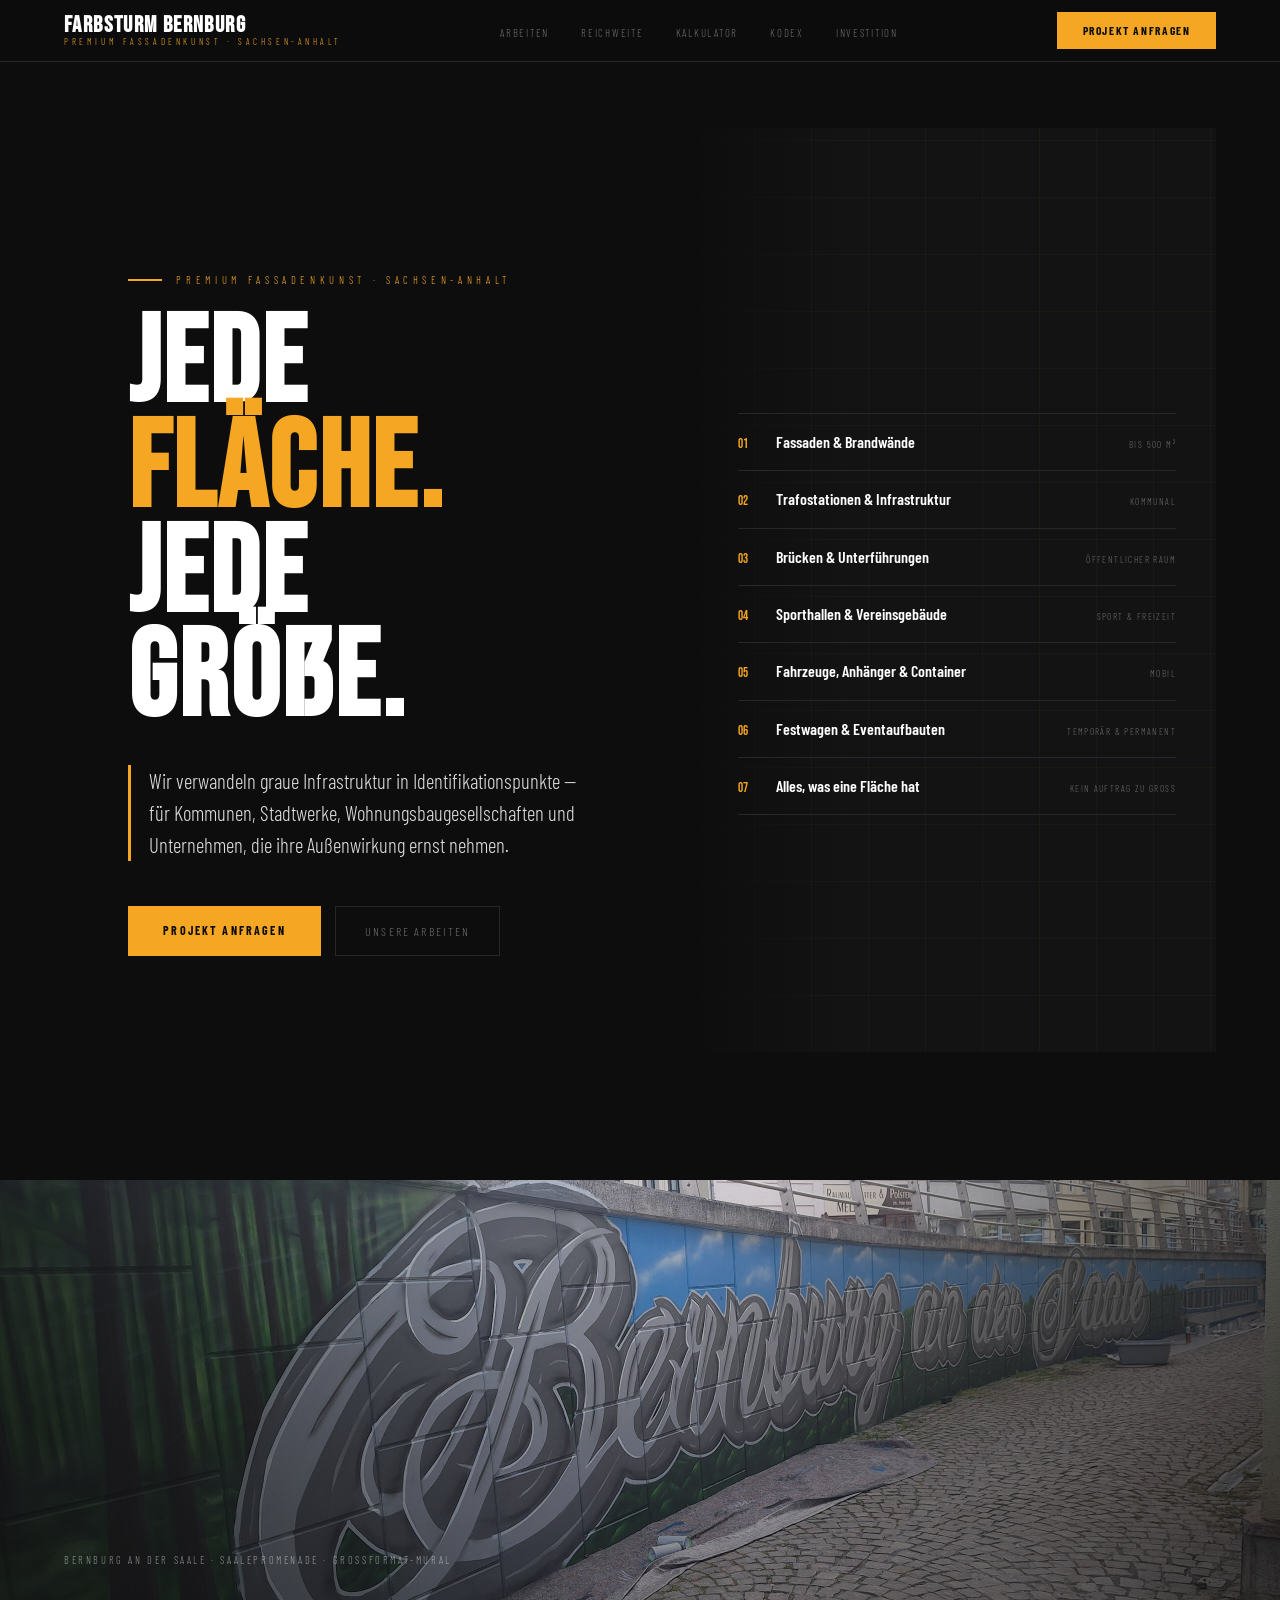
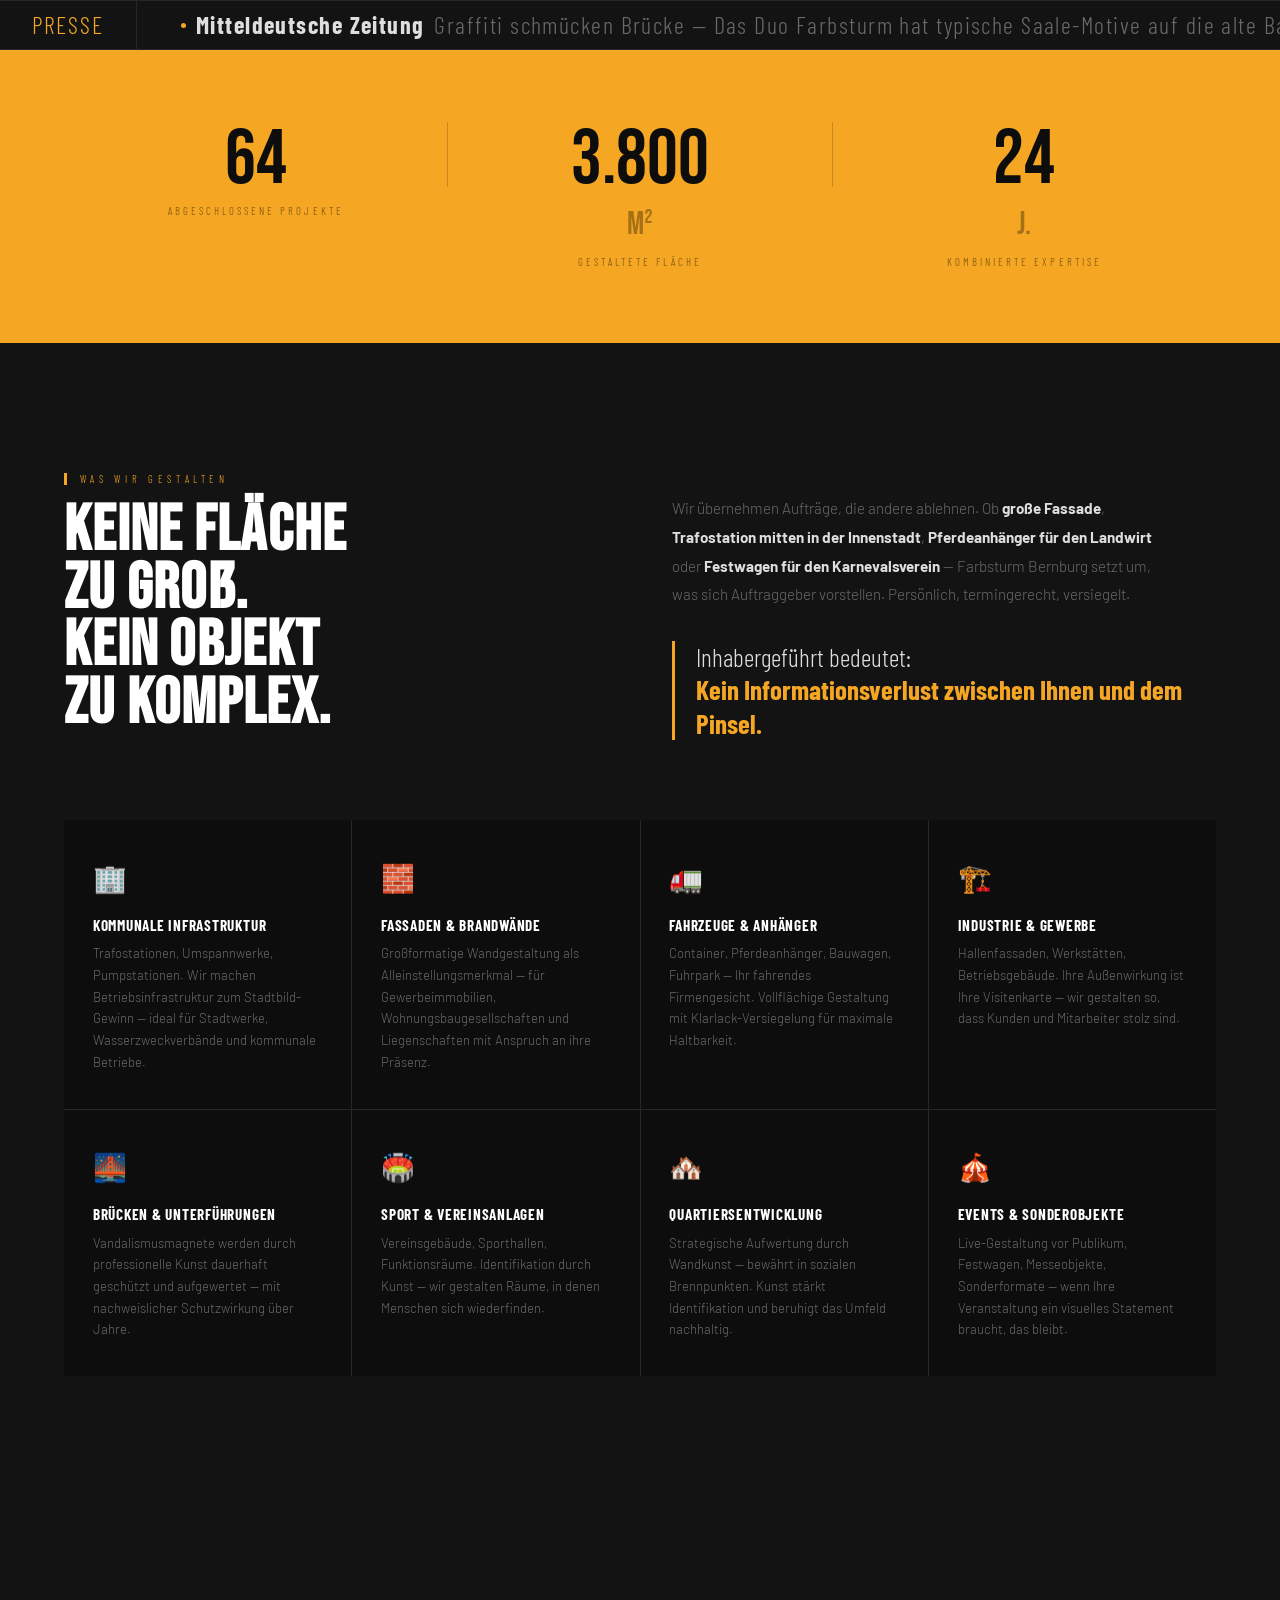
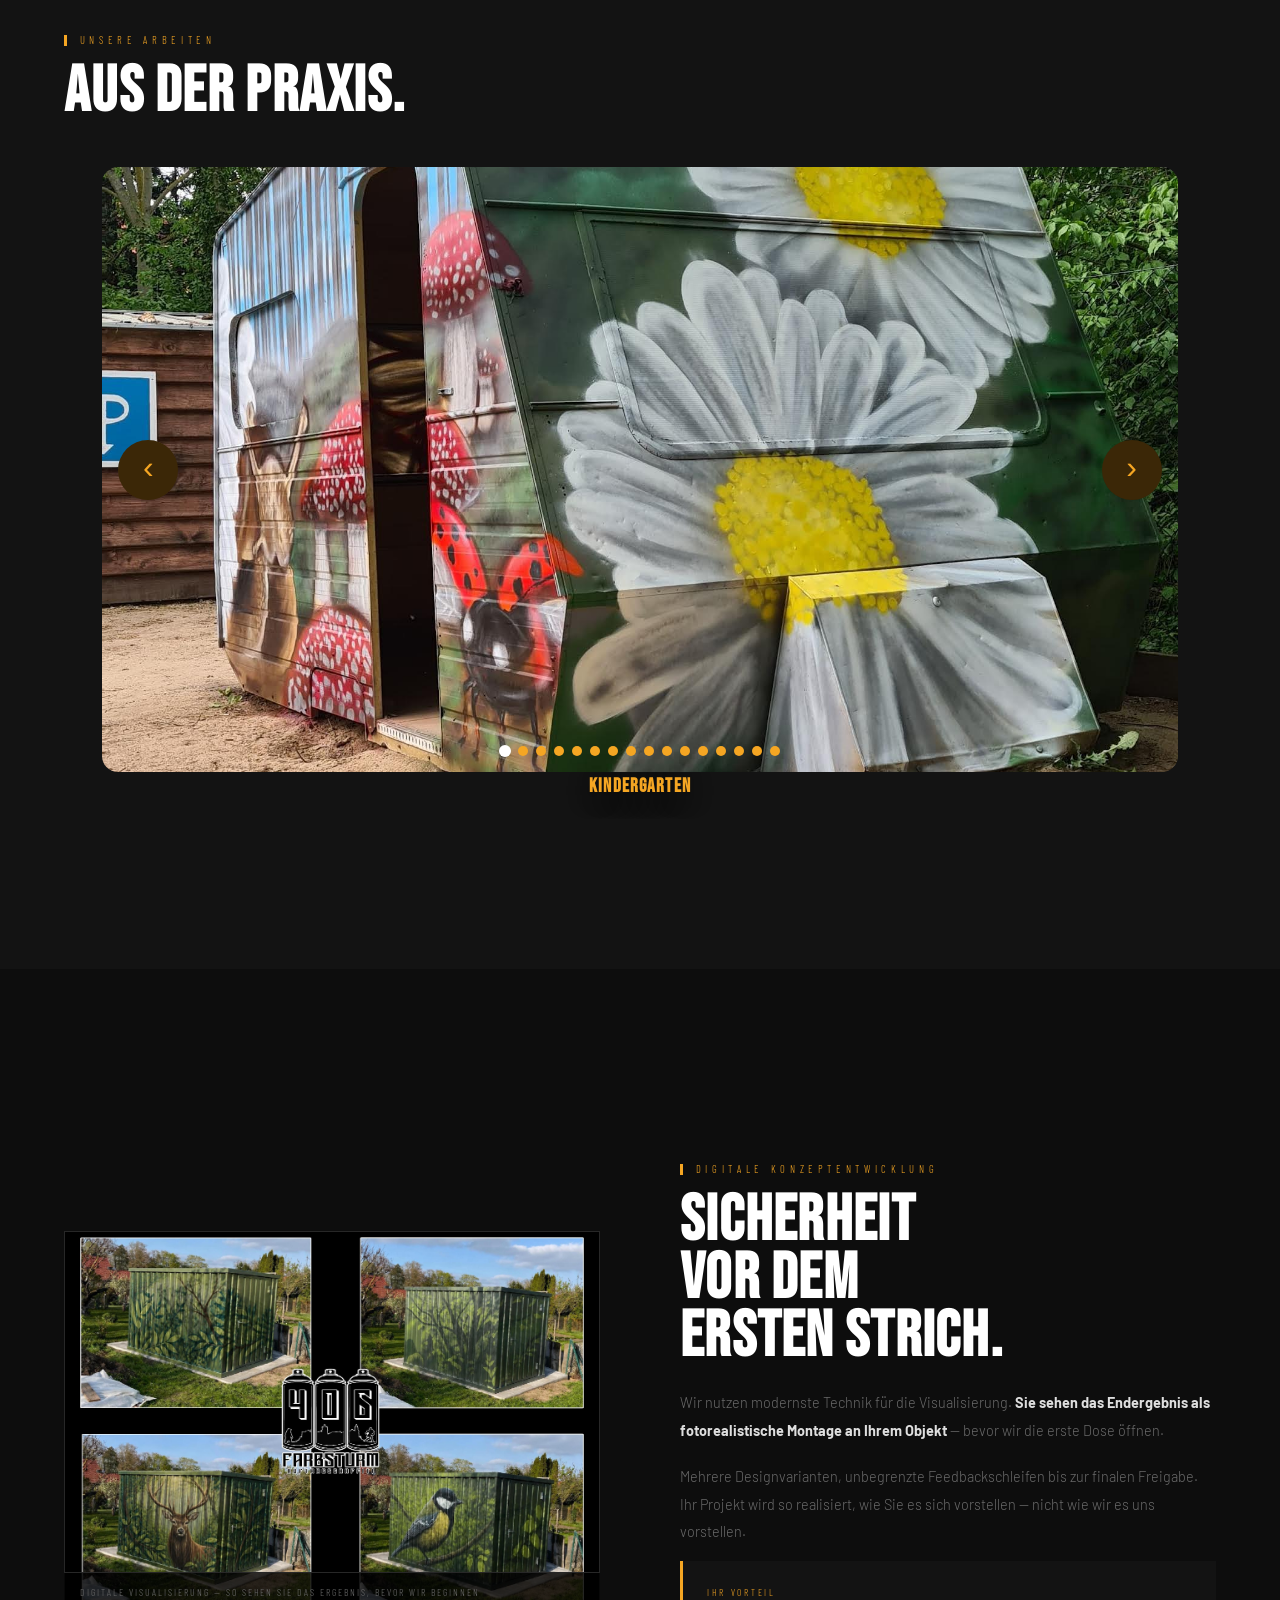
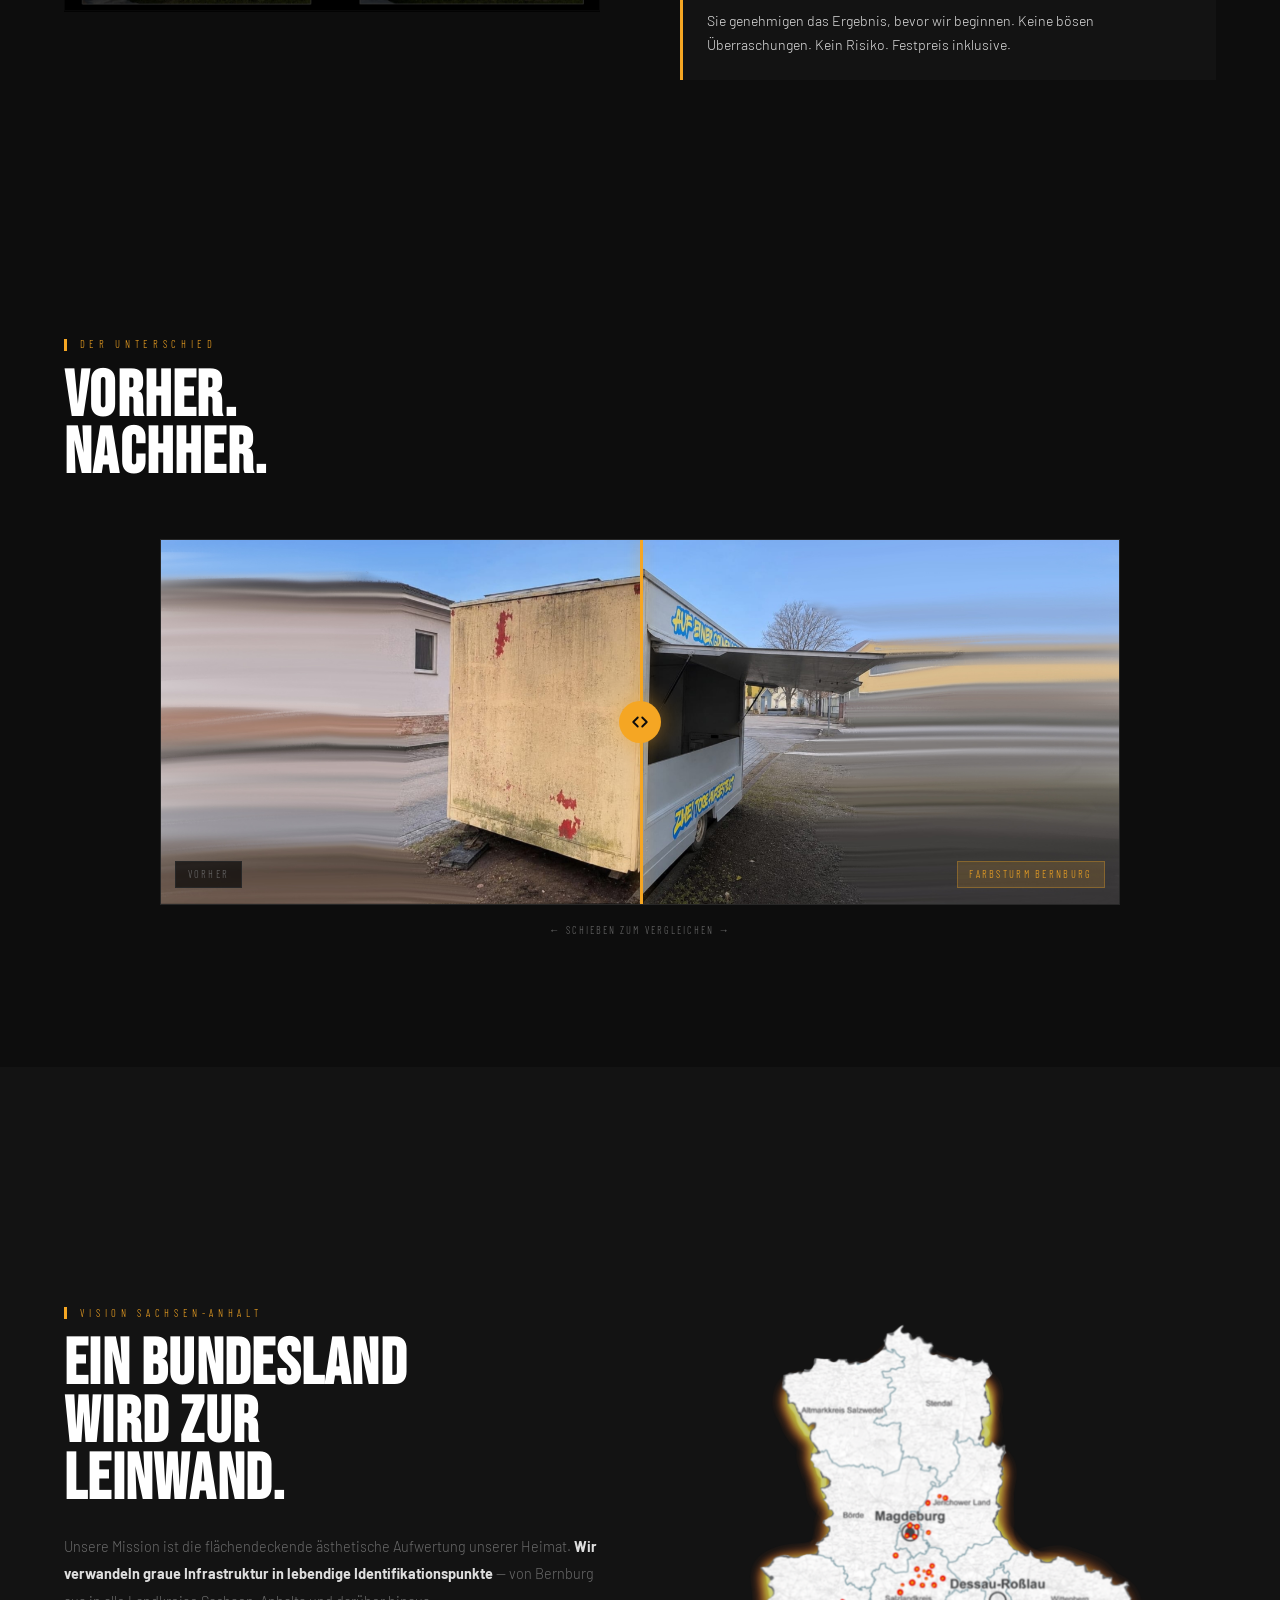
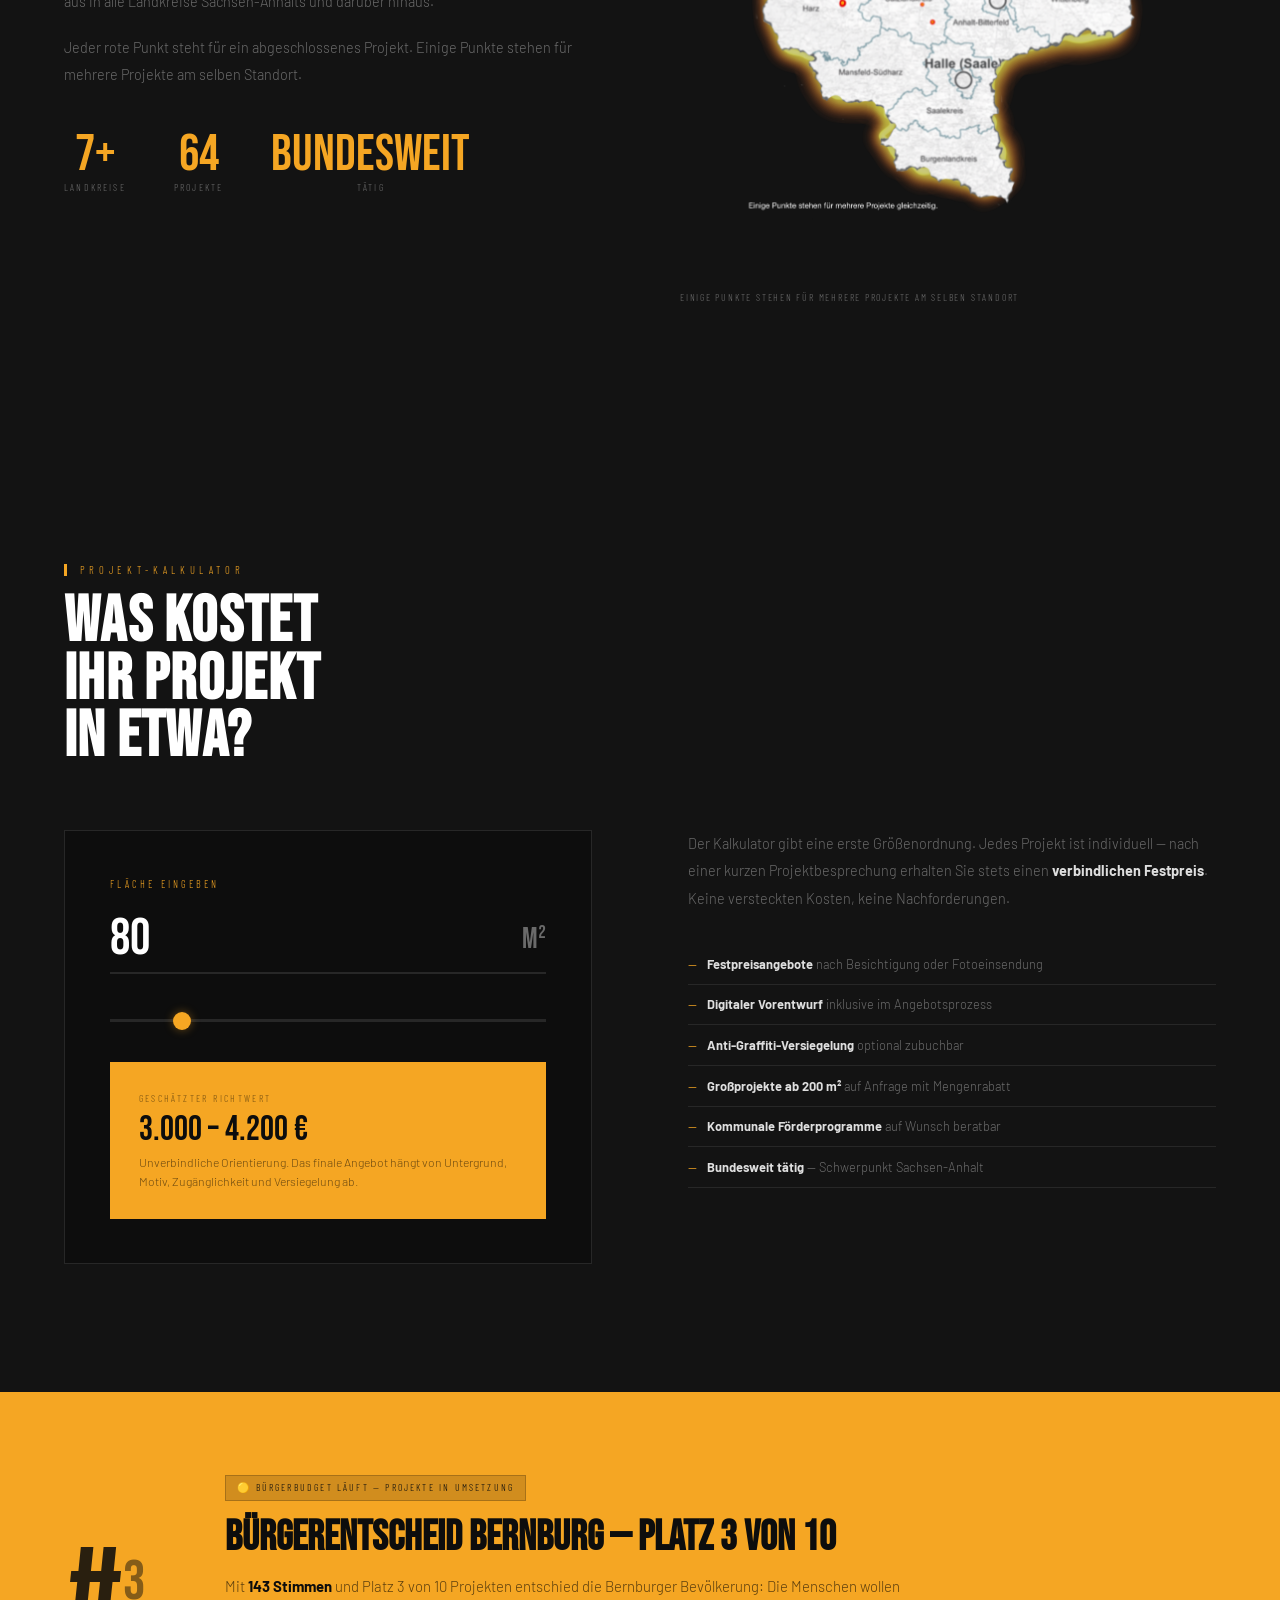
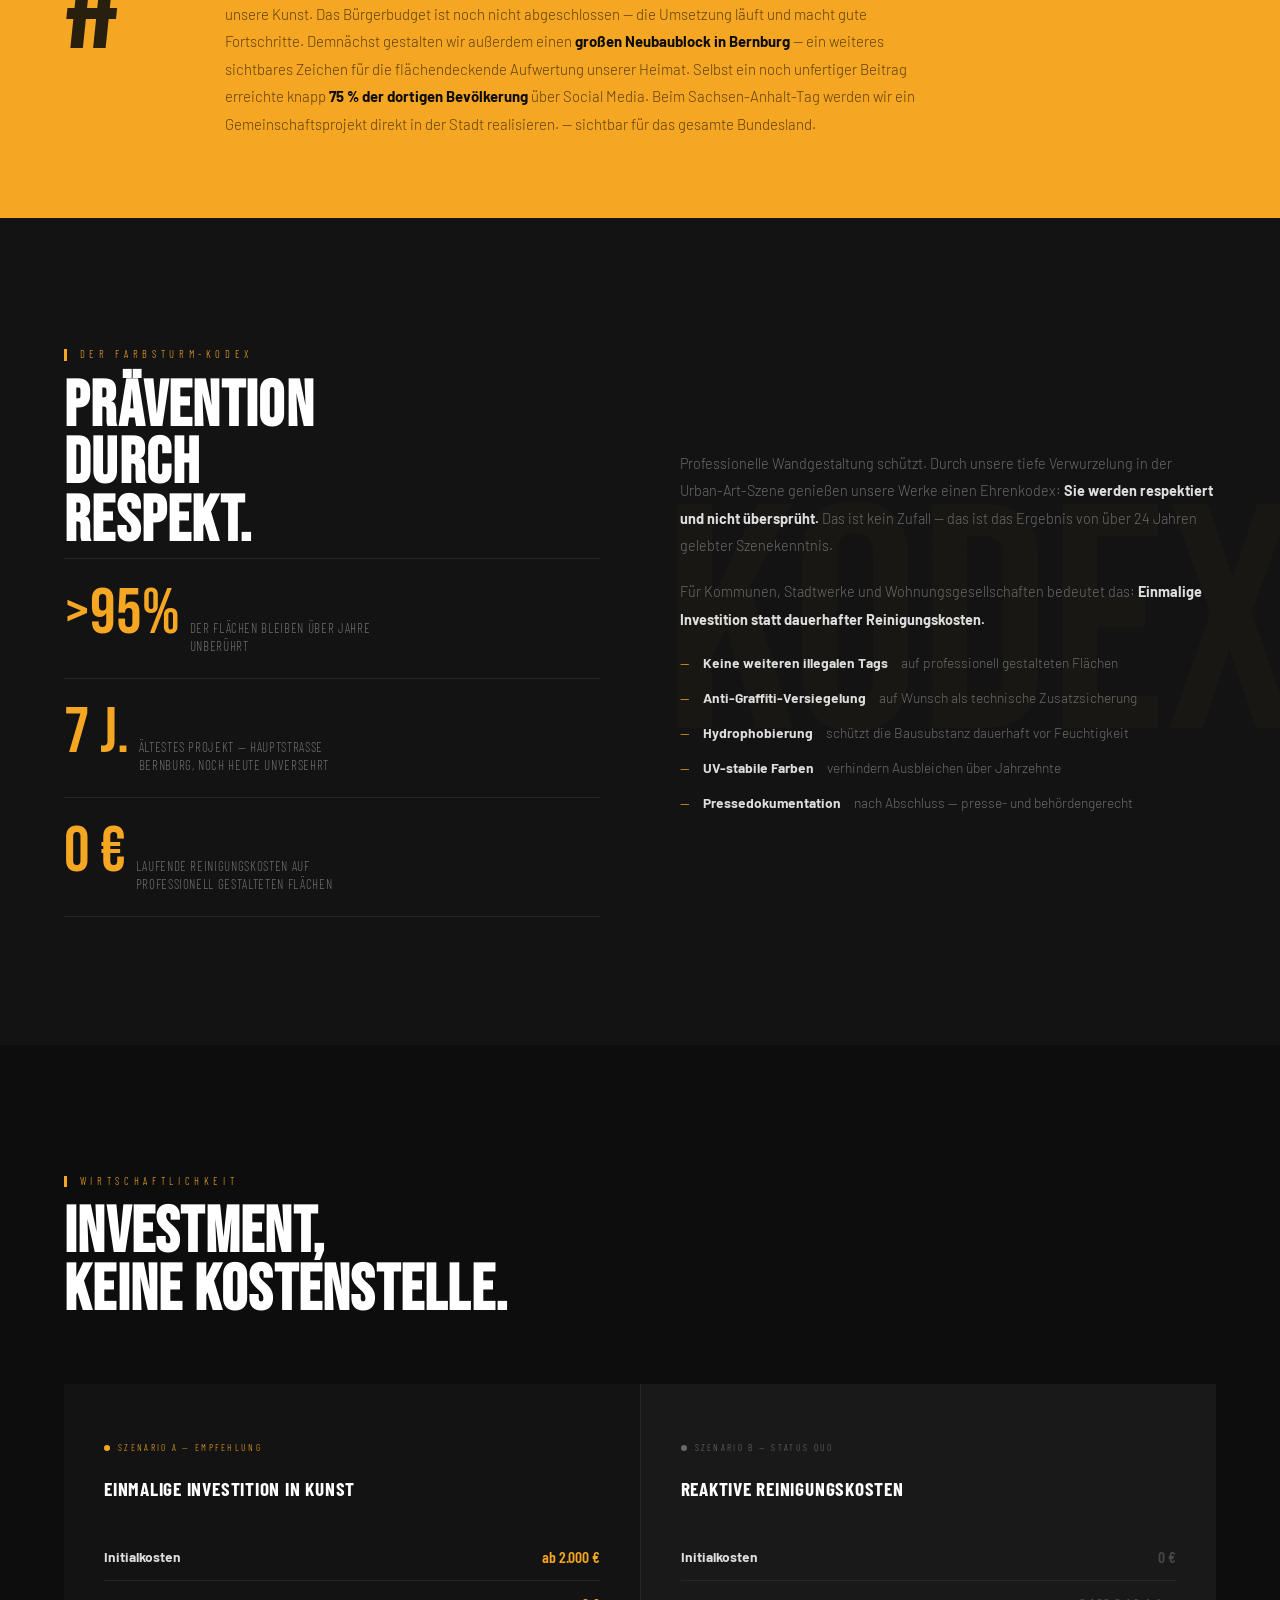
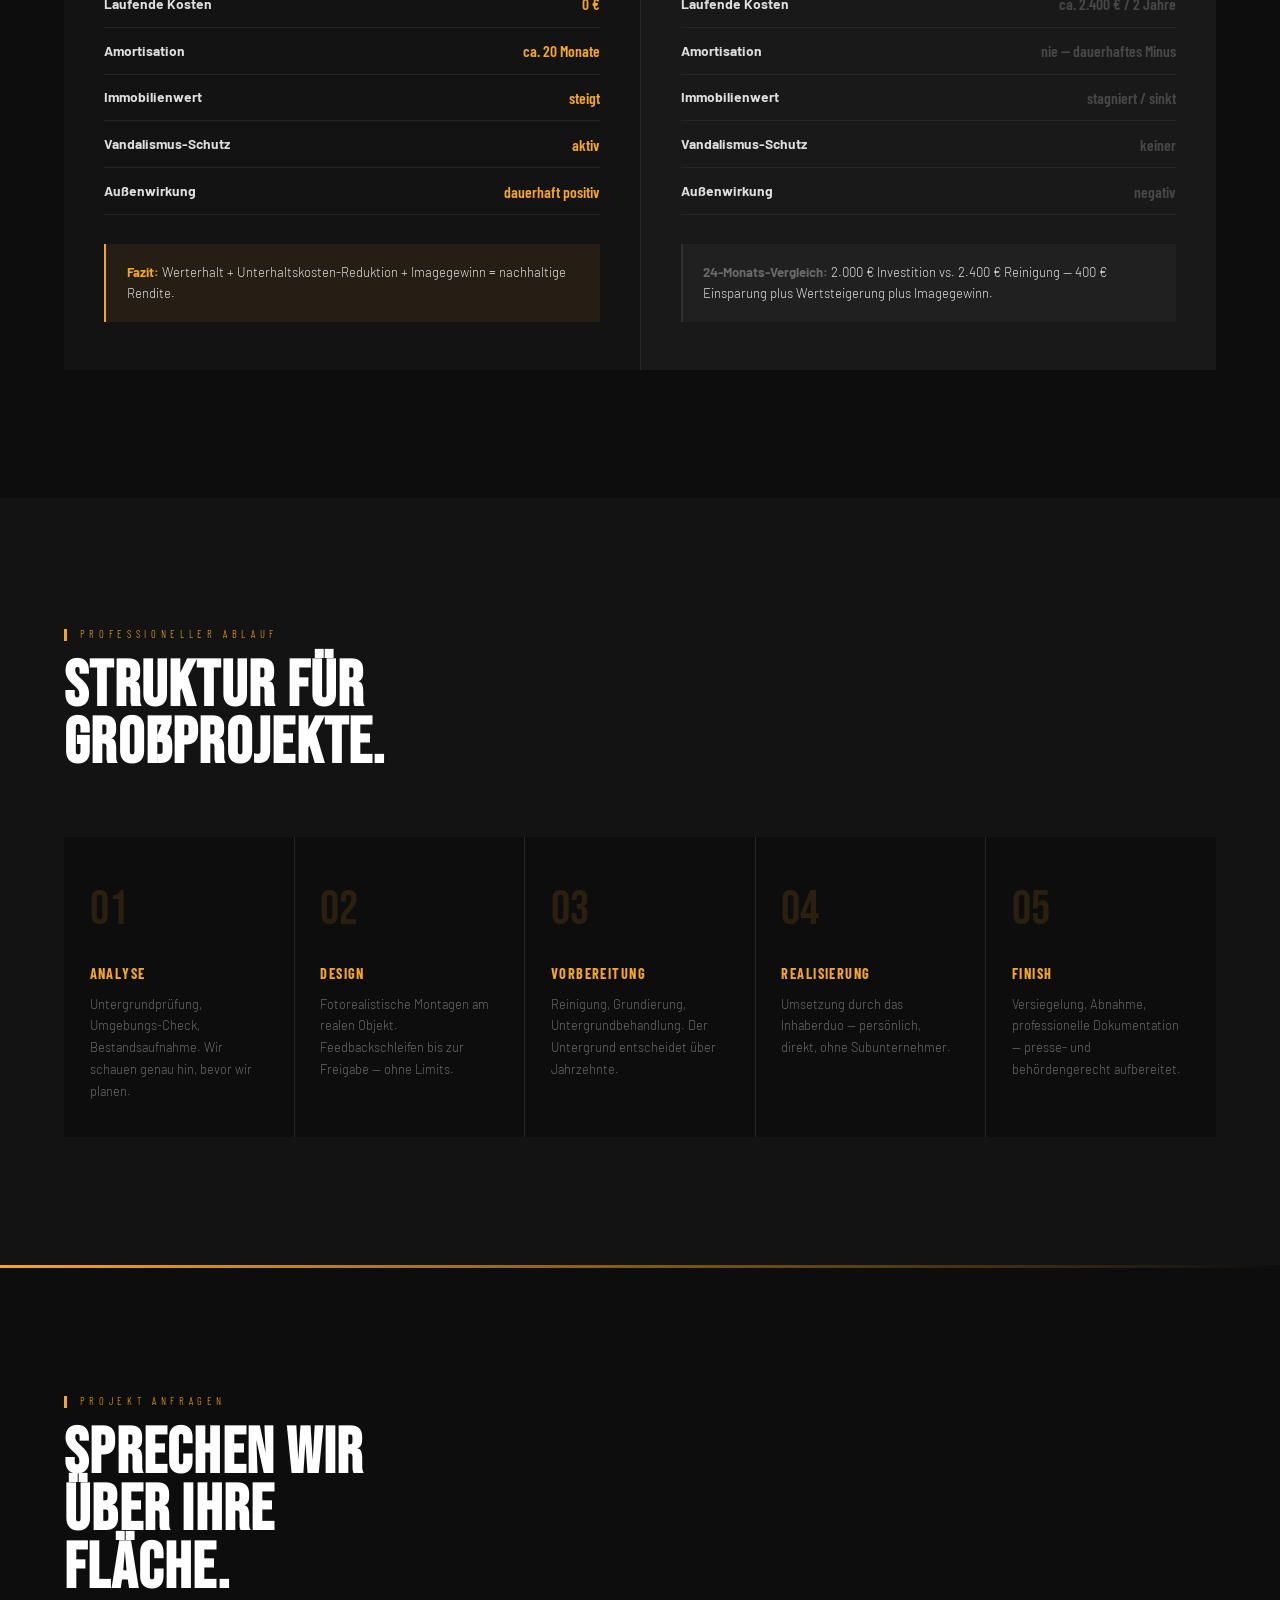
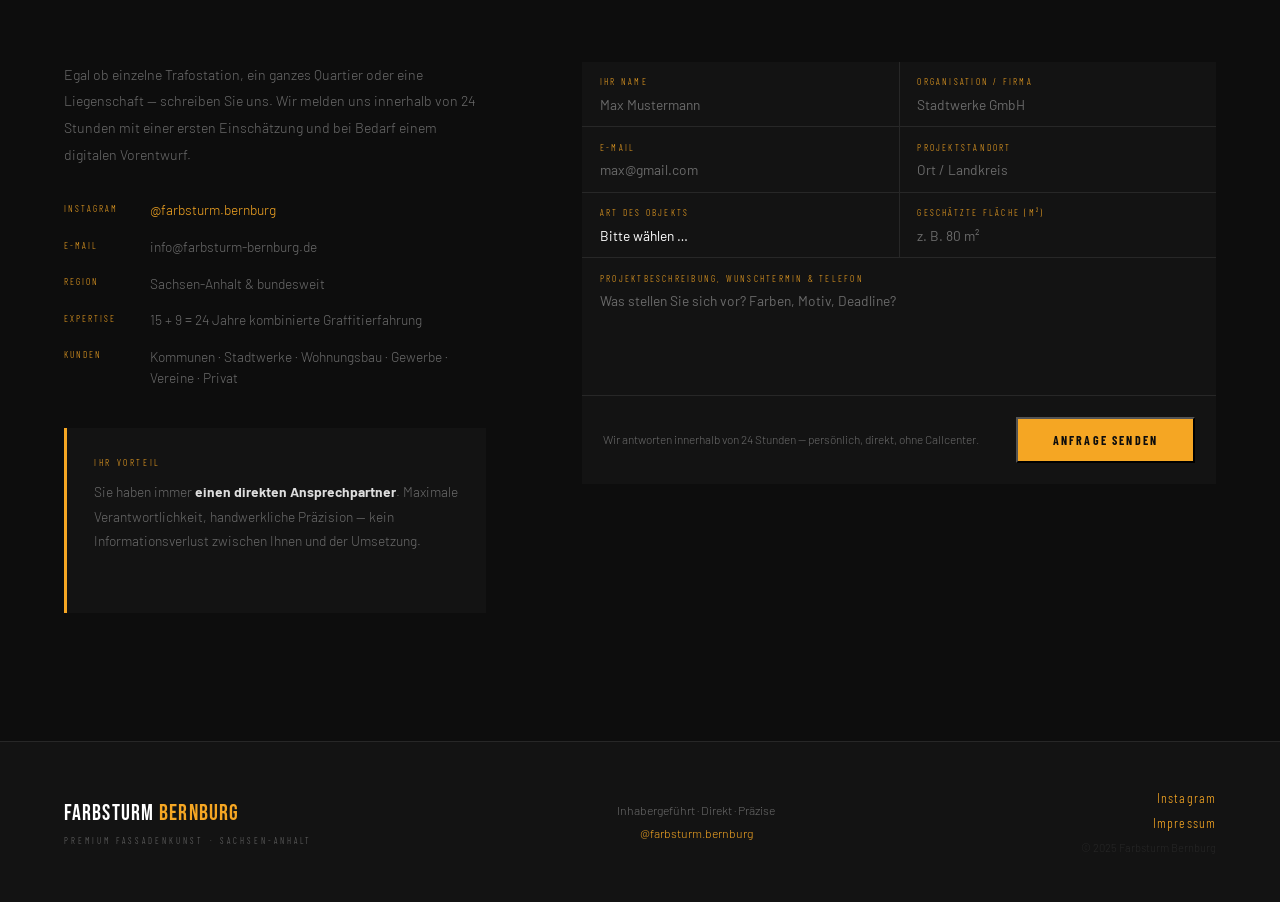
<file: index.html>
<!DOCTYPE html>
<html lang="de">

<head>
    <meta charset="UTF-8">
    <meta name="viewport" content="width=device-width, initial-scale=1.0">
    <title>Farbsturm Bernburg – Premium Fassadenkunst Sachsen-Anhalt</title>
    <link href="https://fonts.googleapis.com/css2?family=Bebas+Neue&family=Barlow+Condensed:wght@300;400;600;700&family=Barlow:wght@300;400;500&display=swap" rel="stylesheet">
    <link rel="apple-touch-icon" sizes="180x180" href="/apple-touch-icon.png">
    <link rel="icon" type="image/png" sizes="32x32" href="/favicon-32x32.png">
    <link rel="icon" type="image/png" sizes="16x16" href="/favicon-16x16.png">
    <link rel="manifest" href="/site.webmanifest">
    <link rel="stylesheet" href="styles.css">
</head>

<body>

    <!-- ─── LOADER ─── -->
    <div id="fs-loader">
        <div id="fs-canvas-wrap"><canvas id="fs-splatter"></canvas></div>
        <div id="fs-logo">
            <div class="fs-eyebrow">Est. Bernburg — Saale</div>
            <h1 class="fs-h1">FARBSTURM BERNBURG<span class="fs-grad">FARBSTURM BERNBURG</span></h1>
            <div class="fs-sub">Graffiti &amp; Urban Art</div>
        </div>
        <div id="fs-progress-track">
            <div id="fs-progress-bar"></div>
        </div>
        <div id="fs-pct">000%</div>
    </div>


    <nav>
        <div class="nb"><b>Farbsturm Bernburg</b><small>Premium Fassadenkunst · Sachsen-Anhalt</small></div>
        <ul class="nl">
            <li><a href="#showcase">Arbeiten</a></li>
            <li><a href="#map">Reichweite</a></li>
            <li><a href="#kalk">Kalkulator</a></li>
            <li><a href="#kodex">Kodex</a></li>
            <li><a href="#wirt">Investition</a></li>
        </ul>
        <a href="#kontakt" class="ncta">Projekt anfragen</a>
    </nav>

    <!-- HERO -->
    <section id="hero">
        <div class="hl">
            <div class="eye">Premium Fassadenkunst · Sachsen-Anhalt</div>
            <h1>Jede<br><em>Fläche.</em><br>Jede<br>Größe.</h1>
            <p class="hsub">Wir verwandeln graue Infrastruktur in Identifikationspunkte — für Kommunen, Stadtwerke, Wohnungsbaugesellschaften und Unternehmen, die ihre Außenwirkung ernst nehmen.</p>
            <div class="hbtns">
                <a href="#kontakt" class="bp">Projekt anfragen</a>
                <a href="#showcase" class="bg">Unsere Arbeiten</a>
            </div>
        </div>
        <div class="hr2">
            <div class="hgrid"></div>
            <div class="slist">
                <div class="si"><span class="sin">01</span><span class="sname">Fassaden &amp; Brandwände</span><span class="stag">bis 500 m²</span></div>
                <div class="si"><span class="sin">02</span><span class="sname">Trafostationen &amp; Infrastruktur</span><span class="stag">Kommunal</span></div>
                <div class="si"><span class="sin">03</span><span class="sname">Brücken &amp; Unterführungen</span><span class="stag">Öffentlicher Raum</span></div>
                <div class="si"><span class="sin">04</span><span class="sname">Sporthallen &amp; Vereinsgebäude</span><span class="stag">Sport &amp; Freizeit</span></div>
                <div class="si"><span class="sin">05</span><span class="sname">Fahrzeuge, Anhänger &amp; Container</span><span class="stag">Mobil</span></div>
                <div class="si"><span class="sin">06</span><span class="sname">Festwagen &amp; Eventaufbauten</span><span class="stag">Temporär &amp; permanent</span></div>
                <div class="si"><span class="sin">07</span><span class="sname">Alles, was eine Fläche hat</span><span class="stag">Kein Auftrag zu groß</span></div>
            </div>
        </div>
    </section>

    <!-- HERO IMAGE -->
    <div id="heroimg">
        <div class="heroimg-wrap">
            <img src="assets/images/hero.jpeg" alt="bernburg">
            <div class="heroimg-overlay"></div>
            <div class="heroimg-caption">Bernburg an der Saale · Saalepromenade · Großformat-Mural</div>
        </div>
    </div>

    <!-- PRESSE TICKER -->
    <div id="press">
        <div class="plabel">Presse</div>
        <div class="twrap">
            <div class="tinner" id="ticker"></div>
        </div>
    </div>

    <!-- COUNTER -->
    <div id="counter">
        <div class="cblock"><span class="cn" id="cntp">0</span>
            <div class="cl">Abgeschlossene Projekte</div>
        </div>
        <div class="cdiv"></div>
        <div class="cblock"><span class="cn" id="cntq">0</span><span class="cs"> m²</span>
            <div class="cl">Gestaltete Fläche</div>
        </div>
        <div class="cdiv"></div>
        <div class="cblock"><span class="cn">24</span><span class="cs"> J.</span>
            <div class="cl">Kombinierte Expertise</div>
        </div>
    </div>

    <!-- VIELFALT -->
    <section id="vielfalt">
        <div class="vh">
            <div class="rv">
                <div class="seye">Was wir gestalten</div>
                <h2 class="st">Keine Fläche<br>zu groß.<br>Kein Objekt<br>zu komplex.</h2>
            </div>
            <div class="rv d2">
                <p class="vintro">Wir übernehmen Aufträge, die andere ablehnen. Ob <strong>große Fassade</strong>, <strong>Trafostation mitten in der Innenstadt</strong>, <strong>Pferdeanhänger für den Landwirt</strong> oder <strong>Festwagen für den Karnevalsverein</strong>                    — Farbsturm Bernburg setzt um, was sich Auftraggeber vorstellen. Persönlich, termingerecht, versiegelt.</p>
                <div class="vstmt" style="margin-top:2rem">Inhabergeführt bedeutet:<br><b>Kein Informationsverlust zwischen Ihnen und dem Pinsel.</b></div>
            </div>
        </div>
        <div class="sgrid">
            <div class="sc rv"><span class="sci">🏢</span>
                <div class="sct">Kommunale Infrastruktur</div>
                <div class="scd">Trafostationen, Umspannwerke, Pumpstationen. Wir machen Betriebsinfrastruktur zum Stadtbild-Gewinn — ideal für Stadtwerke, Wasserzweckverbände und kommunale Betriebe.</div>
            </div>
            <div class="sc rv d1"><span class="sci">🧱</span>
                <div class="sct">Fassaden &amp; Brandwände</div>
                <div class="scd">Großformatige Wandgestaltung als Alleinstellungsmerkmal — für Gewerbeimmobilien, Wohnungsbaugesellschaften und Liegenschaften mit Anspruch an ihre Präsenz.</div>
            </div>
            <div class="sc rv d2"><span class="sci">🚛</span>
                <div class="sct">Fahrzeuge &amp; Anhänger</div>
                <div class="scd">Container, Pferdeanhänger, Bauwagen, Fuhrpark — Ihr fahrendes Firmengesicht. Vollflächige Gestaltung mit Klarlack-Versiegelung für maximale Haltbarkeit.</div>
            </div>
            <div class="sc rv d3"><span class="sci">🏗️</span>
                <div class="sct">Industrie &amp; Gewerbe</div>
                <div class="scd">Hallenfassaden, Werkstätten, Betriebsgebäude. Ihre Außenwirkung ist Ihre Visitenkarte — wir gestalten so, dass Kunden und Mitarbeiter stolz sind.</div>
            </div>
            <div class="sc rv"><span class="sci">🌉</span>
                <div class="sct">Brücken &amp; Unterführungen</div>
                <div class="scd">Vandalismusmagnete werden durch professionelle Kunst dauerhaft geschützt und aufgewertet — mit nachweislicher Schutzwirkung über Jahre.</div>
            </div>
            <div class="sc rv d1"><span class="sci">🏟️</span>
                <div class="sct">Sport &amp; Vereinsanlagen</div>
                <div class="scd">Vereinsgebäude, Sporthallen, Funktionsräume. Identifikation durch Kunst — wir gestalten Räume, in denen Menschen sich wiederfinden.</div>
            </div>
            <div class="sc rv d2"><span class="sci">🏘️</span>
                <div class="sct">Quartiersentwicklung</div>
                <div class="scd">Strategische Aufwertung durch Wandkunst — bewährt in sozialen Brennpunkten. Kunst stärkt Identifikation und beruhigt das Umfeld nachhaltig.</div>
            </div>
            <div class="sc rv d3"><span class="sci">🎪</span>
                <div class="sct">Events &amp; Sonderobjekte</div>
                <div class="scd">Live-Gestaltung vor Publikum, Festwagen, Messeobjekte, Sonderformate — wenn Ihre Veranstaltung ein visuelles Statement braucht, das bleibt.</div>
            </div>
        </div>
    </section>

    <!-- SHOWCASE GALLERY -->
    <section id="showcase">
        <div class="rv">
            <div class="seye">Unsere Arbeiten</div>
            <h2 class="st">Aus der Praxis.</h2>
        </div>
        <div class="slider">
            <div class="slide-content">

                <div class="image-wrap">
                    <img id="slide" src="" alt="">

                    <button class="nav prev" id="prev">‹</button>
                    <button class="nav next" id="next">›</button>

                    <div class="dots" id="dots"></div>
                </div>

                <h2 id="title"></h2>

            </div>
        </div>

    </section>

    <!-- DIGITALE KONZEPTENTWICKLUNG -->
    <section id="konzept">
        <div class="konz-inner">
            <div class="konz-img rv">
                <img src="assets/images/digital_concept.png" alt="Digitale Konzeptentwicklung">
                <div class="konz-img-label">Digitale Visualisierung — So sehen Sie das Ergebnis, bevor wir beginnen</div>
            </div>
            <div class="rv d2">
                <div class="seye">Digitale Konzeptentwicklung</div>
                <h2 class="st">Sicherheit<br>vor dem<br>ersten Strich.</h2>
                <div style="margin-top:1.5rem">
                    <p style="font-size:.9rem;color:var(--muted);line-height:1.9;margin-bottom:1.2rem">Wir nutzen modernste Technik für die Visualisierung. <strong style="color:var(--text)">Sie sehen das Endergebnis als fotorealistische Montage an Ihrem Objekt</strong> — bevor wir die erste Dose öffnen.</p>
                    <p style="font-size:.9rem;color:var(--muted);line-height:1.9">Mehrere Designvarianten, unbegrenzte Feedbackschleifen bis zur finalen Freigabe. Ihr Projekt wird so realisiert, wie Sie es sich vorstellen — nicht wie wir es uns vorstellen.</p>
                    <div class="konz-highlight">
                        <div class="kh-label">Ihr Vorteil</div>
                        <div class="kh-text">Sie genehmigen das Ergebnis, bevor wir beginnen. Keine bösen Überraschungen. Kein Risiko. Festpreis inklusive.</div>
                    </div>
                </div>
            </div>
        </div>
    </section>

    <!-- BEFORE / AFTER -->
    <section id="ba">
        <div class="rv" style="margin-bottom:3.5rem">
            <div class="seye">Der Unterschied</div>
            <h2 class="st">Vorher.<br>Nachher.</h2>
        </div>
        <div class="bawrap rv d1" id="baWrap">
            <div class="ba-after"></div>
            <div class="ba-before" id="baBefore"></div>
            <div class="badiv" id="baDivider" style="left:50%">
                <div class="bahandle">
                    <svg viewBox="0 0 24 24"><polyline points="9 18 3 12 9 6"/><polyline points="15 6 21 12 15 18"/></svg>
                </div>
            </div>
            <span class="balbl l">Vorher</span>
            <span class="balbl r">Farbsturm Bernburg</span>
        </div>
        <div class="bahint rv d2">← Schieben zum Vergleichen →</div>
    </section>

    <!-- MAP -->
    <section id="map">
        <div class="mapinner">
            <div class="rv">
                <div class="seye">Vision Sachsen-Anhalt</div>
                <h2 class="st">Ein Bundesland<br>wird zur<br>Leinwand.</h2>
                <div style="margin-top:1.5rem">
                    <p style="font-size:.9rem;color:var(--muted);line-height:1.9;margin-bottom:1.2rem">Unsere Mission ist die flächendeckende ästhetische Aufwertung unserer Heimat. <strong style="color:var(--text)">Wir verwandeln graue Infrastruktur in lebendige Identifikationspunkte</strong> — von Bernburg aus in alle Landkreise Sachsen-Anhalts
                        und darüber hinaus.</p>
                    <p style="font-size:.9rem;color:var(--muted);line-height:1.9">Jeder rote Punkt steht für ein abgeschlossenes Projekt. Einige Punkte stehen für mehrere Projekte am selben Standort.</p>
                </div>
                <div class="mapstat">
                    <div class="ms"><span class="msn">7+</span>
                        <div class="msl">Landkreise</div>
                    </div>
                    <div class="ms"><span class="msn">64</span>
                        <div class="msl">Projekte</div>
                    </div>
                    <div class="ms"><span class="msn">bundesweit</span>
                        <div class="msl">Tätig</div>
                    </div>
                </div>
            </div>
            <div class="mapimg rv d2">
                <img src="assets/images/map.png" alt="Sachsen-Anhalt Projektkarte Farbsturm Bernburg">
                <div class="mapimg-note">Einige Punkte stehen für mehrere Projekte am selben Standort</div>
            </div>
        </div>
    </section>

    <!-- KALKULATOR -->
    <section id="kalk">
        <div class="rv">
            <div class="seye">Projekt-Kalkulator</div>
            <h2 class="st">Was kostet<br>Ihr Projekt<br>in etwa?</h2>
        </div>
        <div class="ki">
            <div class="kbox rv d1">
                <label class="klbl">Fläche eingeben</label>
                <div class="kinwrap">
                    <input class="kin" type="number" id="ki2" value="80" min="5" max="2000" oninput="updateK(this.value);document.getElementById('ks').value=Math.min(this.value,500)">
                    <span class="kunit">m²</span>
                </div>
                <input class="kslider" type="range" id="ks" min="5" max="500" value="80" oninput="updateK(this.value);document.getElementById('ki2').value=this.value">
                <div class="kres">
                    <div class="krlbl">Geschätzter Richtwert</div>
                    <div class="krprice" id="krp">2.000 – 3.500 €</div>
                    <div class="krnote">Unverbindliche Orientierung. Das finale Angebot hängt von Untergrund, Motiv, Zugänglichkeit und Versiegelung ab.</div>
                </div>
            </div>
            <div class="rv d2">
                <p style="font-size:.9rem;color:var(--muted);line-height:1.9;margin-bottom:2rem">Der Kalkulator gibt eine erste Größenordnung. Jedes Projekt ist individuell — nach einer kurzen Projektbesprechung erhalten Sie stets einen <strong style="color:var(--text)">verbindlichen Festpreis</strong>. Keine versteckten Kosten, keine
                    Nachforderungen.
                </p>
                <ul class="kdis">
                    <li><strong>Festpreisangebote</strong> nach Besichtigung oder Fotoeinsendung</li>
                    <li><strong>Digitaler Vorentwurf</strong> inklusive im Angebotsprozess</li>
                    <li><strong>Anti-Graffiti-Versiegelung</strong> optional zubuchbar</li>
                    <li><strong>Großprojekte ab 200 m²</strong> auf Anfrage mit Mengenrabatt</li>
                    <li><strong>Kommunale Förderprogramme</strong> auf Wunsch beratbar</li>
                    <li><strong>Bundesweit tätig</strong> — Schwerpunkt Sachsen-Anhalt</li>
                </ul>
            </div>
        </div>
    </section>

    <!-- BÜRGERBUDGET -->
    <div id="budget" class="rv">
        <div class="bbp">#<span>3</span></div>
        <div class="bbc">
            <div class="status-badge">🟡 Bürgerbudget läuft — Projekte in Umsetzung</div>
            <h3>Bürgerentscheid Bernburg — Platz 3 von 10</h3>
            <p>Mit <strong>143 Stimmen</strong> und Platz 3 von 10 Projekten entschied die Bernburger Bevölkerung: Die Menschen wollen unsere Kunst. Das Bürgerbudget ist noch nicht abgeschlossen — die Umsetzung läuft und macht gute Fortschritte. Demnächst
                gestalten wir außerdem einen <strong>großen Neubaublock in Bernburg</strong> — ein weiteres sichtbares Zeichen für die flächendeckende Aufwertung unserer Heimat. Selbst ein noch unfertiger Beitrag erreichte knapp <strong>75 % der dortigen Bevölkerung</strong>                über Social Media. Beim Sachsen-Anhalt-Tag werden wir ein Gemeinschaftsprojekt direkt in der Stadt realisieren. — sichtbar für das gesamte Bundesland.</p>
        </div>
    </div>

    <!-- KODEX -->
    <section id="kodex">
        <div class="kxi">
            <div class="rv">
                <div class="seye">Der Farbsturm-Kodex</div>
                <h2 class="st">Prävention<br>durch<br>Respekt.</h2>
                <div class="kxstats">
                    <div class="kxr"><span class="kxn">&gt;95%</span><span class="kxl">der Flächen bleiben über Jahre unberührt</span></div>
                    <div class="kxr"><span class="kxn">7 J.</span><span class="kxl">Ältestes Projekt — Hauptstraße Bernburg, noch heute unversehrt</span></div>
                    <div class="kxr"><span class="kxn">0 €</span><span class="kxl">Laufende Reinigungskosten auf professionell gestalteten Flächen</span></div>
                </div>
            </div>
            <div class="kxbody rv d2">
                <p>Professionelle Wandgestaltung schützt. Durch unsere tiefe Verwurzelung in der Urban-Art-Szene genießen unsere Werke einen Ehrenkodex: <strong>Sie werden respektiert und nicht übersprüht.</strong> Das ist kein Zufall — das ist das Ergebnis
                    von über 24 Jahren gelebter Szenekenntnis.</p>
                <p>Für Kommunen, Stadtwerke und Wohnungsgesellschaften bedeutet das: <strong>Einmalige Investition statt dauerhafter Reinigungskosten.</strong></p>
                <ul class="kxpts">
                    <li><strong>Keine weiteren illegalen Tags</strong> auf professionell gestalteten Flächen</li>
                    <li><strong>Anti-Graffiti-Versiegelung</strong> auf Wunsch als technische Zusatzsicherung</li>
                    <li><strong>Hydrophobierung</strong> schützt die Bausubstanz dauerhaft vor Feuchtigkeit</li>
                    <li><strong>UV-stabile Farben</strong> verhindern Ausbleichen über Jahrzehnte</li>
                    <li><strong>Pressedokumentation</strong> nach Abschluss — presse- und behördengerecht</li>
                </ul>
            </div>
        </div>
    </section>

    <!-- WIRTSCHAFT -->
    <section id="wirt">
        <div class="rv">
            <div class="seye">Wirtschaftlichkeit</div>
            <h2 class="st">Investment,<br>keine Kostenstelle.</h2>
        </div>
        <div class="wg">
            <div class="ws_ wsa rv">
                <div class="wbadge ok">Szenario A — Empfehlung</div>
                <div class="wtt">Einmalige Investition in Kunst</div>
                <div class="wr"><strong>Initialkosten</strong><span class="wv ok">ab 2.000 €</span></div>
                <div class="wr"><strong>Laufende Kosten</strong><span class="wv ok">0 €</span></div>
                <div class="wr"><strong>Amortisation</strong><span class="wv ok">ca. 20 Monate</span></div>
                <div class="wr"><strong>Immobilienwert</strong><span class="wv ok">steigt</span></div>
                <div class="wr"><strong>Vandalismus-Schutz</strong><span class="wv ok">aktiv</span></div>
                <div class="wr"><strong>Außenwirkung</strong><span class="wv ok">dauerhaft positiv</span></div>
                <div class="wfaz"><strong>Fazit:</strong> Werterhalt + Unterhaltskosten-Reduktion + Imagegewinn = nachhaltige Rendite.</div>
            </div>
            <div class="ws_ wsb rv d2">
                <div class="wbadge no">Szenario B — Status quo</div>
                <div class="wtt">Reaktive Reinigungskosten</div>
                <div class="wr"><strong>Initialkosten</strong><span class="wv no">0 €</span></div>
                <div class="wr"><strong>Laufende Kosten</strong><span class="wv no">ca. 2.400 € / 2 Jahre</span></div>
                <div class="wr"><strong>Amortisation</strong><span class="wv no">nie — dauerhaftes Minus</span></div>
                <div class="wr"><strong>Immobilienwert</strong><span class="wv no">stagniert / sinkt</span></div>
                <div class="wr"><strong>Vandalismus-Schutz</strong><span class="wv no">keiner</span></div>
                <div class="wr"><strong>Außenwirkung</strong><span class="wv no">negativ</span></div>
                <div class="wfaz" style="background:rgba(255,255,255,.03);border-color:rgba(255,255,255,.08)"><strong style="color:var(--muted)">24-Monats-Vergleich:</strong> 2.000 € Investition vs. 2.400 € Reinigung — 400 € Einsparung plus Wertsteigerung plus Imagegewinn.</div>
            </div>
        </div>
    </section>

    <!-- WORKFLOW -->
    <section id="flow">
        <div class="rv">
            <div class="seye">Professioneller Ablauf</div>
            <h2 class="st">Struktur für<br>Großprojekte.</h2>
        </div>
        <div class="fsteps">
            <div class="fs rv"><span class="fsn">01</span>
                <div class="fst">Analyse</div>
                <div class="fsd">Untergrundprüfung, Umgebungs-Check, Bestandsaufnahme. Wir schauen genau hin, bevor wir planen.</div>
            </div>
            <div class="fs rv d1"><span class="fsn">02</span>
                <div class="fst">Design</div>
                <div class="fsd">Fotorealistische Montagen am realen Objekt. Feedbackschleifen bis zur Freigabe — ohne Limits.</div>
            </div>
            <div class="fs rv d2"><span class="fsn">03</span>
                <div class="fst">Vorbereitung</div>
                <div class="fsd">Reinigung, Grundierung, Untergrundbehandlung. Der Untergrund entscheidet über Jahrzehnte.</div>
            </div>
            <div class="fs rv d3"><span class="fsn">04</span>
                <div class="fst">Realisierung</div>
                <div class="fsd">Umsetzung durch das Inhaberduo — persönlich, direkt, ohne Subunternehmer.</div>
            </div>
            <div class="fs rv d4"><span class="fsn">05</span>
                <div class="fst">Finish</div>
                <div class="fsd">Versiegelung, Abnahme, professionelle Dokumentation — presse- und behördengerecht aufbereitet.</div>
            </div>
        </div>
    </section>

    <!-- KONTAKT -->
    <section id="kontakt">
        <div class="rv">
            <div class="seye">Projekt anfragen</div>
            <h2 class="st">Sprechen wir<br>über Ihre<br>Fläche.</h2>
        </div>
        <div class="kti">
            <div class="ktinfo rv">
                <p>Egal ob einzelne Trafostation, ein ganzes Quartier oder eine Liegenschaft — schreiben Sie uns. Wir melden uns innerhalb von 24 Stunden mit einer ersten Einschätzung und bei Bedarf einem digitalen Vorentwurf.</p>
                <div class="ktd">
                    <div class="kdrow"><span class="kdlbl">Instagram</span><span><a href="https://www.instagram.com/farbsturm.bernburg" target="_blank" style="color:var(--gold);text-decoration:none">@farbsturm.bernburg</a></span></div>
                    <div class="kdrow"><span class="kdlbl">E-mail</span><span>info@farbsturm-bernburg.de</span></div>
                    <div class="kdrow"><span class="kdlbl">Region</span><span>Sachsen-Anhalt &amp; bundesweit</span></div>
                    <div class="kdrow"><span class="kdlbl">Expertise</span><span>15 + 9 = 24 Jahre kombinierte Graffitierfahrung</span></div>
                    <div class="kdrow"><span class="kdlbl">Kunden</span><span>Kommunen · Stadtwerke · Wohnungsbau · Gewerbe · Vereine · Privat</span></div>
                </div>
                <div class="kvort">
                    <div class="kvlbl">Ihr Vorteil</div>
                    <p>Sie haben immer <strong>einen direkten Ansprechpartner</strong>. Maximale Verantwortlichkeit, handwerkliche Präzision — kein Informationsverlust zwischen Ihnen und der Umsetzung.</p>
                </div>
            </div>
            <div class="rv d2">
                <div class="cf">
                    <div class="cfr">
                        <div class="cfg"><label>Ihr Name</label><input type="text" id="fn" placeholder="Max Mustermann"></div>
                        <div class="cfg"><label>Organisation / Firma</label><input type="text" id="fo" placeholder="Stadtwerke GmbH"></div>
                    </div>
                    <div class="cfr">
                        <div class="cfg"><label>E-Mail</label><input type="text" id="fk" placeholder="max@gmail.com"></div>
                        <div class="cfg"><label>Projektstandort</label><input type="text" id="floc" placeholder="Ort / Landkreis"></div>
                    </div>
                    <div class="cfr">
                        <div class="cfg"><label>Art des Objekts</label>
                            <select id="ftyp">
              <option value="">Bitte wählen …</option>
              <option>Fassade / Brandwand</option>
              <option>Trafostation / Infrastruktur</option>
              <option>Brücke / Unterführung</option>
              <option>Fahrzeug / Anhänger / Container</option>
              <option>Sporthalle / Vereinsgebäude</option>
              <option>Gewerbehalle / Betriebsgebäude</option>
              <option>Quartier / Mehrere Objekte</option>
              <option>Event / Festwagen / Sonderobjekt</option>
              <option>Sonstiges</option>
            </select>
                        </div>
                        <div class="cfg"><label>Geschätzte Fläche (m²)</label><input type="text" id="farea" placeholder="z. B. 80 m²"></div>
                    </div>
                    <div class="cfr full">
                        <div class="cfg"><label>Projektbeschreibung, Wunschtermin &amp; Telefon</label><textarea id="fmsg2" placeholder="Was stellen Sie sich vor? Farben, Motiv, Deadline?"></textarea></div>
                    </div>
                    <div class="cfsub">
                        <span class="cfnote">Wir antworten innerhalb von 24 Stunden — persönlich, direkt, ohne Callcenter.</span>
                        <div id="fmsg">✓ Anfrage eingegangen</div>
                        <button class="bp" onclick="sendForm()">Anfrage senden</button>
                    </div>
                </div>
            </div>
        </div>
    </section>

    <footer>
        <div>
            <div class="fll">Farbsturm <span>Bernburg</span></div>
            <div class="flsub">Premium Fassadenkunst · Sachsen-Anhalt</div>
        </div>
        <div class="fc_">Inhabergeführt · Direkt · Präzise<br><a href="https://www.instagram.com/farbsturm.bernburg" target="_blank">@farbsturm.bernburg</a></div>
        <div class="fr_">
            <a href="https://www.instagram.com/farbsturm.bernburg" target="_blank">Instagram</a>
            <a href="impressum.html">Impressum</a>
            <span style="color:var(--border);font-size:.7rem">© 2025 Farbsturm Bernburg</span>
        </div>
    </footer>

    <script src="assets/js/main.js"></script>
    <script src="assets/js/loader.js"></script>

</body>

</html>
</file>
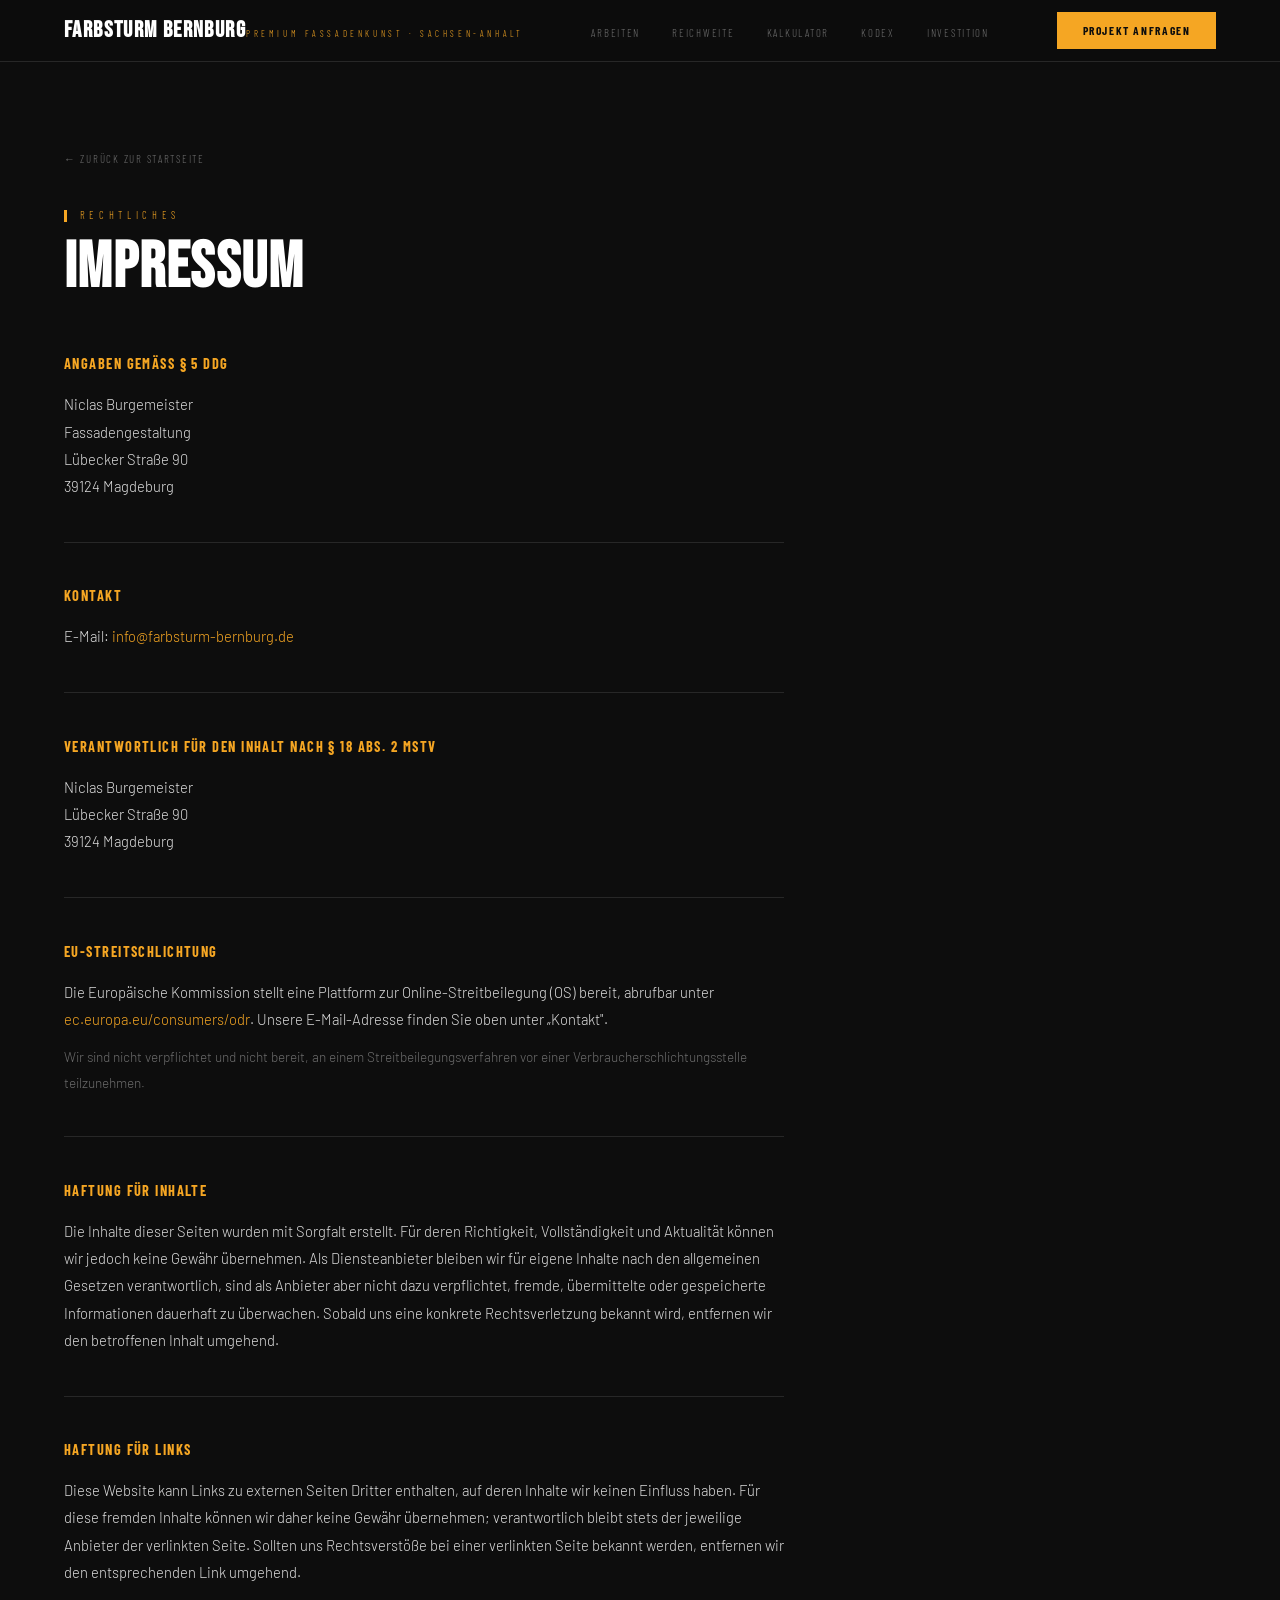
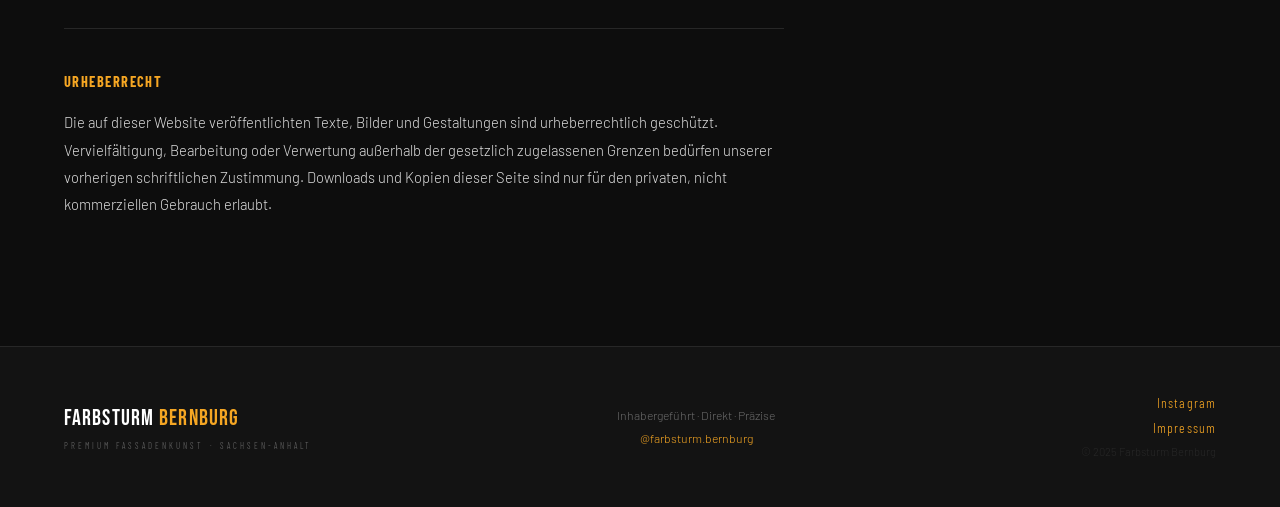
<file: impressum.html>
<!DOCTYPE html>
<html lang="de">

<head>
    <meta charset="UTF-8">
    <meta name="viewport" content="width=device-width, initial-scale=1.0">
    <title>Impressum – Farbsturm Bernburg</title>
    <link href="https://fonts.googleapis.com/css2?family=Bebas+Neue&family=Barlow+Condensed:wght@300;400;600;700&family=Barlow:wght@300;400;500&display=swap" rel="stylesheet">
    <link rel="apple-touch-icon" sizes="180x180" href="/apple-touch-icon.png">
    <link rel="icon" type="image/png" sizes="32x32" href="/favicon-32x32.png">
    <link rel="icon" type="image/png" sizes="16x16" href="/favicon-16x16.png">
    <link rel="manifest" href="/site.webmanifest">
    <link rel="stylesheet" href="styles.css">
</head>

<body>

    <nav>
        <div class="nb"><a href="index.html" style="text-decoration:none;color:inherit"><b>Farbsturm Bernburg</b><small>Premium Fassadenkunst · Sachsen-Anhalt</small></a></div>
        <ul class="nl">
            <li><a href="index.html#showcase">Arbeiten</a></li>
            <li><a href="index.html#map">Reichweite</a></li>
            <li><a href="index.html#kalk">Kalkulator</a></li>
            <li><a href="index.html#kodex">Kodex</a></li>
            <li><a href="index.html#wirt">Investition</a></li>
        </ul>
        <a href="index.html#kontakt" class="ncta">Projekt anfragen</a>
    </nav>

    <!-- IMPRESSUM -->
    <section id="impressum-content">
        <a href="index.html" class="imp-back">← Zurück zur Startseite</a>
        <div class="seye">Rechtliches</div>
        <h2 class="st">Impressum</h2>

        <div class="imp-wrap">

            <div class="imp-block">
                <h3>Angaben gemäß § 5 DDG</h3>
                <p>Niclas Burgemeister<br>
                Fassadengestaltung<br>
                Lübecker Straße 90<br>
                39124 Magdeburg</p>
            </div>

            <div class="imp-block">
                <h3>Kontakt</h3>
                <p>E-Mail: <a href="mailto:info@farbsturm-bernburg.de">info@farbsturm-bernburg.de</a></p>
            </div>

            <div class="imp-block">
                <h3>Verantwortlich für den Inhalt nach § 18 Abs. 2 MStV</h3>
                <p>Niclas Burgemeister<br>
                Lübecker Straße 90<br>
                39124 Magdeburg</p>
            </div>

            <div class="imp-block">
                <h3>EU-Streitschlichtung</h3>
                <p>Die Europäische Kommission stellt eine Plattform zur Online-Streitbeilegung (OS) bereit, abrufbar unter <a href="https://ec.europa.eu/consumers/odr/" target="_blank">ec.europa.eu/consumers/odr</a>. Unsere E-Mail-Adresse finden Sie oben unter „Kontakt".</p>
                <p class="imp-muted">Wir sind nicht verpflichtet und nicht bereit, an einem Streitbeilegungsverfahren vor einer Verbraucherschlichtungsstelle teilzunehmen.</p>
            </div>

            <div class="imp-block">
                <h3>Haftung für Inhalte</h3>
                <p>Die Inhalte dieser Seiten wurden mit Sorgfalt erstellt. Für deren Richtigkeit, Vollständigkeit und Aktualität können wir jedoch keine Gewähr übernehmen. Als Diensteanbieter bleiben wir für eigene Inhalte nach den allgemeinen Gesetzen verantwortlich, sind als Anbieter aber nicht dazu verpflichtet, fremde, übermittelte oder gespeicherte Informationen dauerhaft zu überwachen. Sobald uns eine konkrete Rechtsverletzung bekannt wird, entfernen wir den betroffenen Inhalt umgehend.</p>
            </div>

            <div class="imp-block">
                <h3>Haftung für Links</h3>
                <p>Diese Website kann Links zu externen Seiten Dritter enthalten, auf deren Inhalte wir keinen Einfluss haben. Für diese fremden Inhalte können wir daher keine Gewähr übernehmen; verantwortlich bleibt stets der jeweilige Anbieter der verlinkten Seite. Sollten uns Rechtsverstöße bei einer verlinkten Seite bekannt werden, entfernen wir den entsprechenden Link umgehend.</p>
            </div>

            <div class="imp-block">
                <h3>Urheberrecht</h3>
                <p>Die auf dieser Website veröffentlichten Texte, Bilder und Gestaltungen sind urheberrechtlich geschützt. Vervielfältigung, Bearbeitung oder Verwertung außerhalb der gesetzlich zugelassenen Grenzen bedürfen unserer vorherigen schriftlichen Zustimmung. Downloads und Kopien dieser Seite sind nur für den privaten, nicht kommerziellen Gebrauch erlaubt.</p>
            </div>

        </div>
    </section>

    <footer>
        <div>
            <div class="fll">Farbsturm <span>Bernburg</span></div>
            <div class="flsub">Premium Fassadenkunst · Sachsen-Anhalt</div>
        </div>
        <div class="fc_">Inhabergeführt · Direkt · Präzise<br><a href="https://www.instagram.com/farbsturm.bernburg" target="_blank">@farbsturm.bernburg</a></div>
        <div class="fr_">
            <a href="https://www.instagram.com/farbsturm.bernburg" target="_blank">Instagram</a>
            <a href="impressum.html">Impressum</a>
            <span style="color:var(--border);font-size:.7rem">© 2025 Farbsturm Bernburg</span>
        </div>
    </footer>

</body>

</html>
</file>
<file: styles.css>
:root {
    --gold: #F5A623;
    --black: #0d0d0d;
    --s1: #131313;
    --s2: #191919;
    --s3: #202020;
    --border: #272727;
    --text: #dedede;
    --muted: #6a6a6a;
    --w: #fff
}

*,
*::before,
*::after {
    box-sizing: border-box;
    margin: 0;
    padding: 0
}

html {
    scroll-behavior: smooth
}

body {
    background: var(--black);
    color: var(--text);
    font-family: 'Barlow', sans-serif;
    font-weight: 300;
    line-height: 1.6;
    overflow-x: hidden
}


/* ─── LOADER ─── */

#fs-loader {
    position: fixed;
    inset: 0;
    z-index: 9999;
    background: #111;
    display: flex;
    flex-direction: column;
    align-items: center;
    justify-content: center;
    transition: opacity 0.7s ease, visibility 0.7s ease;
}

#fs-loader.done {
    opacity: 0;
    visibility: hidden;
    pointer-events: none;
}

#fs-canvas-wrap {
    position: absolute;
    inset: 0;
    overflow: hidden;
}

#fs-splatter {
    position: absolute;
    inset: 0;
    width: 100%;
    height: 100%;
}

#fs-logo {
    position: relative;
    z-index: 10;
    text-align: center;
    user-select: none;
}

#fs-logo .fs-eyebrow {
    font-family: 'Barlow Condensed', sans-serif;
    font-size: clamp(10px, 1.8vw, 13px);
    letter-spacing: 0.45em;
    color: #eeeeee;
    text-transform: uppercase;
    margin-bottom: 6px;
}

#fs-logo h1.fs-h1 {
    font-family: 'Bebas Neue', sans-serif;
    font-size: clamp(64px, 14vw, 140px);
    line-height: 0.9;
    color: #2a2a2a;
    letter-spacing: 0.04em;
    position: relative;
    margin-bottom: 0;
}

#fs-logo h1.fs-h1 .fs-grad {
    position: absolute;
    inset: 0;
    background: var(--gold);
    -webkit-background-clip: text;
    background-clip: text;
    -webkit-text-fill-color: transparent;
    opacity: 1;
    pointer-events: none;
}

#fs-logo .fs-sub {
    font-family: 'Barlow Condensed', sans-serif;
    font-size: clamp(11px, 2vw, 15px);
    letter-spacing: 0.55em;
    color: #eeeeee;
    text-transform: uppercase;
    margin-top: 14px;
}

#fs-progress-track {
    position: relative;
    z-index: 10;
    margin-top: 48px;
    width: min(320px, 60vw);
    height: 2px;
    background: #222;
    border-radius: 2px;
    overflow: hidden;
}

#fs-progress-bar {
    height: 100%;
    width: 0%;
    background: #444;
    border-radius: 2px;
    transition: width 0.12s linear, background 0.8s ease;
}

#fs-pct {
    position: relative;
    z-index: 10;
    font-family: 'Barlow Condensed', sans-serif;
    font-size: 13px;
    letter-spacing: 0.2em;
    color: #444;
    margin-top: 14px;
    transition: color 0.8s ease;
}


/* ─── END LOADER ─── */

 ::-webkit-scrollbar {
    width: 3px
}

 ::-webkit-scrollbar-track {
    background: var(--black)
}

 ::-webkit-scrollbar-thumb {
    background: var(--gold)
}

nav {
    position: fixed;
    top: 0;
    left: 0;
    right: 0;
    z-index: 500;
    height: 62px;
    display: flex;
    align-items: center;
    justify-content: space-between;
    padding: 0 4rem;
    background: rgba(13, 13, 13, .96);
    backdrop-filter: blur(20px);
    border-bottom: 1px solid var(--border)
}

.nb {
    display: flex;
    flex-direction: column;
    line-height: 1
}

.nb b {
    font-family: 'Bebas Neue', sans-serif;
    font-size: 1.45rem;
    letter-spacing: .06em;
    color: var(--w)
}

.nb small {
    font-family: 'Barlow Condensed', sans-serif;
    font-size: .56rem;
    letter-spacing: .4em;
    text-transform: uppercase;
    color: var(--gold)
}

.nl {
    display: flex;
    gap: 2rem;
    list-style: none
}

.nl a {
    font-family: 'Barlow Condensed', sans-serif;
    font-size: .68rem;
    letter-spacing: .16em;
    text-transform: uppercase;
    color: var(--muted);
    text-decoration: none;
    transition: color .2s
}

.nl a:hover {
    color: var(--gold)
}

.ncta {
    font-family: 'Barlow Condensed', sans-serif;
    font-size: .72rem;
    letter-spacing: .14em;
    text-transform: uppercase;
    font-weight: 700;
    background: var(--gold);
    color: var(--black);
    padding: .55rem 1.6rem;
    text-decoration: none;
    transition: background .2s
}

.ncta:hover {
    background: #fff
}

#hero {
    min-height: 100vh;
    display: grid;
    grid-template-columns: 55% 45%;
    position: relative;
    overflow: hidden
}

.hl {
    display: flex;
    flex-direction: column;
    justify-content: center;
    padding: 9rem 4rem 6rem;
    position: relative;
    z-index: 2
}

.eye {
    font-family: 'Barlow Condensed', sans-serif;
    font-size: .66rem;
    letter-spacing: .44em;
    text-transform: uppercase;
    color: var(--gold);
    display: flex;
    align-items: center;
    gap: .9rem;
    margin-bottom: 1.6rem
}

.eye::before {
    content: '';
    width: 34px;
    height: 2px;
    background: var(--gold);
    flex-shrink: 0
}

h1 {
    font-family: 'Bebas Neue', sans-serif;
    font-size: clamp(5rem, 9.5vw, 11rem);
    line-height: .86;
    letter-spacing: .02em;
    color: var(--w);
    margin-bottom: 2rem
}

h1 em {
    color: var(--gold);
    font-style: normal
}

.hsub {
    font-family: 'Barlow Condensed', sans-serif;
    font-size: clamp(.95rem, 1.7vw, 1.3rem);
    font-weight: 300;
    color: var(--text);
    max-width: 450px;
    margin-bottom: 2.8rem;
    border-left: 3px solid var(--gold);
    padding-left: 1.1rem;
    line-height: 1.55
}

.hbtns {
    display: flex;
    gap: .9rem;
    flex-wrap: wrap
}

.bp {
    font-family: 'Barlow Condensed', sans-serif;
    font-size: .75rem;
    letter-spacing: .18em;
    text-transform: uppercase;
    font-weight: 700;
    background: var(--gold);
    color: var(--black);
    padding: .9rem 2.2rem;
    text-decoration: none;
    display: inline-block;
    transition: background .2s, transform .15s
}

.bp:hover {
    background: #fff;
    transform: translateY(-2px)
}

.bg {
    font-family: 'Barlow Condensed', sans-serif;
    font-size: .75rem;
    letter-spacing: .18em;
    text-transform: uppercase;
    background: transparent;
    color: var(--muted);
    border: 1px solid var(--border);
    padding: .9rem 1.8rem;
    text-decoration: none;
    display: inline-block;
    transition: border-color .2s, color .2s
}

.bg:hover {
    border-color: var(--gold);
    color: var(--gold)
}

.hr2 {
    position: relative;
    overflow: hidden;
    background: var(--s1)
}

.hgrid {
    position: absolute;
    inset: 0;
    background: linear-gradient(90deg, rgba(13, 13, 13, .95) 0%, transparent 28%), repeating-linear-gradient(0deg, transparent, transparent 56px, rgba(245, 166, 35, .04) 56px, rgba(245, 166, 35, .04) 57px), repeating-linear-gradient(90deg, transparent, transparent 56px, rgba(245, 166, 35, .04) 56px, rgba(245, 166, 35, .04) 57px)
}

.slist {
    position: absolute;
    inset: 0;
    display: flex;
    flex-direction: column;
    justify-content: center;
    padding: 7rem 2.5rem 4rem
}

.si {
    display: flex;
    align-items: baseline;
    gap: .9rem;
    padding: .95rem 0;
    border-bottom: 1px solid var(--border);
    opacity: 0;
    transform: translateX(30px);
    transition: opacity .55s, transform .55s
}

.si:first-child {
    border-top: 1px solid var(--border)
}

.si.vis {
    opacity: 1;
    transform: translateX(0)
}

.sin {
    font-family: 'Bebas Neue', sans-serif;
    font-size: .82rem;
    color: var(--gold);
    min-width: 24px
}

.sname {
    font-family: 'Barlow Condensed', sans-serif;
    font-size: 1rem;
    font-weight: 600;
    color: var(--w);
    flex: 1
}

.stag {
    font-family: 'Barlow Condensed', sans-serif;
    font-size: .58rem;
    letter-spacing: .15em;
    text-transform: uppercase;
    color: var(--muted)
}

#press {
    background: var(--s1);
    border-top: 1px solid var(--border);
    border-bottom: 1px solid var(--border);
    overflow: hidden;
    height: 50px;
    display: flex;
    align-items: center
}

.plabel {
    font-family: 'Barlow Condensed', sans-serif;
    font-size: 1.5rem;
    letter-spacing: .08em;
    text-transform: uppercase;
    color: var(--gold);
    padding: 0 2rem;
    white-space: nowrap;
    border-right: 1px solid var(--border);
    height: 100%;
    display: flex;
    align-items: center;
    flex-shrink: 0
}

.twrap {
    overflow: hidden;
    flex: 1;
    height: 100%;
    display: flex;
    align-items: center
}

.tinner {
    display: flex;
    animation: tick 100s linear infinite;
    white-space: nowrap
}

.tinner:hover {
    animation-play-state: paused
}

@keyframes tick {
    0% {
        transform: translateX(0)
    }
    100% {
        transform: translateX(-50%)
    }
}

.titem {
    font-family: 'Barlow Condensed', sans-serif;
    font-size: 1.5rem;
    letter-spacing: .06em;
    color: var(--muted);
    padding: 0 2.8rem;
    border-right: 1px solid var(--border);
    height: 50px;
    display: flex;
    align-items: center;
    gap: .6rem;
    white-space: nowrap;
    flex-shrink: 0
}

.titem strong {
    color: var(--text)
}

.tdot {
    width: 5px;
    height: 5px;
    border-radius: 50%;
    background: var(--gold);
    flex-shrink: 0
}

#counter {
    background: var(--gold);
    padding: 4.5rem 4rem;
    display: grid;
    grid-template-columns: 1fr 1px 1fr 1px 1fr
}

.cdiv {
    background: rgba(0, 0, 0, .18);
    height: 65px
}

.cblock {
    text-align: center;
    padding: 0 2rem
}

.cn {
    font-family: 'Bebas Neue', sans-serif;
    font-size: clamp(3.5rem, 6vw, 6.5rem);
    line-height: 1;
    color: var(--black);
    display: block
}

.cs {
    font-family: 'Bebas Neue', sans-serif;
    font-size: clamp(1.8rem, 2.5vw, 2.5rem);
    color: rgba(0, 0, 0, .32)
}

.cl {
    font-family: 'Barlow Condensed', sans-serif;
    font-size: .68rem;
    letter-spacing: .28em;
    text-transform: uppercase;
    color: rgba(0, 0, 0, .52);
    margin-top: .2rem
}

section {
    padding: 8rem 4rem
}

.seye {
    font-family: 'Barlow Condensed', sans-serif;
    font-size: .66rem;
    letter-spacing: .44em;
    text-transform: uppercase;
    color: var(--gold);
    display: flex;
    align-items: center;
    gap: .8rem;
    margin-bottom: .9rem
}

.seye::before {
    content: '';
    width: 3px;
    height: 1.1em;
    background: var(--gold);
    flex-shrink: 0
}

h2.st {
    font-family: 'Bebas Neue', sans-serif;
    font-size: clamp(2.8rem, 5vw, 5.5rem);
    line-height: .9;
    color: var(--w);
    letter-spacing: .02em;
    margin-bottom: .5rem
}


/* HERO IMAGE STRIP */

#heroimg {
    background: var(--black);
    padding: 0;
    overflow: hidden;
    position: relative
}

.heroimg-wrap {
    width: 100%;
    height: 420px;
    position: relative;
    overflow: hidden
}

.heroimg-wrap img {
    width: 100%;
    height: 100%;
    object-fit: cover;
    object-position: center 40%;
    filter: brightness(.85)
}

.heroimg-overlay {
    position: absolute;
    inset: 0;
    background: linear-gradient(90deg, rgba(13, 13, 13, .6) 0%, transparent 40%, transparent 60%, rgba(13, 13, 13, .6) 100%), linear-gradient(0deg, rgba(13, 13, 13, .4) 0%, transparent 100%)
}

.heroimg-caption {
    position: absolute;
    bottom: 2rem;
    left: 4rem;
    font-family: 'Barlow Condensed', sans-serif;
    font-size: .65rem;
    letter-spacing: .25em;
    text-transform: uppercase;
    color: rgba(255, 255, 255, .5)
}


/* Gallery slider */

.slider {
    width: 100%;
    display: flex;
    justify-content: center;
    padding: clamp(1rem, 3vw, 3rem);
    box-sizing: border-box;
    overflow: hidden;
}

.image-wrap {
    position: relative;
    width: 100%;
}

.slide-content {
    position: relative;
    width: min(100%, 1100px);
}

.slide-content img {
    width: 100%;
    aspect-ratio: 16 / 9;
    object-fit: cover;
    border-radius: 1rem;
    display: block;
}


/* .slide-content img {
            width: 100%;
            aspect-ratio: 16 / 9;
            object-fit: cover;
            border-radius: 1rem;
            display: block;
        } */


/* animation */

.slide-in {
    animation: slideIn 0.6s ease;
}

@keyframes slideIn {
    from {
        transform: translateX(60px);
        opacity: 0;
    }
    to {
        transform: translateX(0);
        opacity: 1;
    }
}


/* Title */

.slide-content h2 {
    font-family: 'Bebas Neue', sans-serif;
    font-size: clamp(0.6rem, 1.5vw, 1.5rem);
    color: #f5a623;
    text-transform: uppercase;
    letter-spacing: .06em;
    text-shadow: 0 6px 20px rgba(0, 0, 0, .5);
    text-align: center;
}


/* NAV BUTTONS INSIDE IMAGE */

.nav {
    position: absolute;
    top: 50%;
    transform: translateY(-50%);
    width: clamp(40px, 5vw, 60px);
    height: clamp(40px, 5vw, 60px);
    border: none;
    border-radius: 50%;
    background: rgba(0, 0, 0, .4);
    color: white;
    font-size: 2rem;
    cursor: pointer;
    backdrop-filter: blur(6px);
    transition: .25s ease;
}

.nav:hover {
    background: rgba(0, 0, 0, .6);
}

.prev {
    padding-bottom: 5px;
    left: 1rem;
    color: #f5a623;
    /* arrow color */
    background: #3b2707;
    display: flex;
    align-items: center;
    /* moves text upward */
    justify-content: center;
}

.next {
    padding-bottom: 5px;
    right: 1rem;
    color: #f5a623;
    background: #3b2707;
    display: flex;
    justify-content: center;
    /* padding-top: 4px; */
    align-items: center;
}


/* DOTS */

.dots {
    position: absolute;
    bottom: 1rem;
    /* FIXED */
    left: 50%;
    transform: translateX(-50%);
    display: flex;
    gap: .5rem;
    z-index: 10;
}

.dot {
    width: 10px;
    height: 10px;
    border-radius: 50%;
    background: #f5a623;
    cursor: pointer;
    transition: .2s ease;
}

.dot.active {
    background: white;
    transform: scale(1.2);
}


/* VIELFALT */

#vielfalt {
    background: var(--s1)
}

.vh {
    display: grid;
    grid-template-columns: 1fr 1fr;
    gap: 4rem;
    margin-bottom: 5rem;
    align-items: end
}

.vintro {
    font-size: .95rem;
    color: var(--muted);
    line-height: 1.9;
    max-width: 500px
}

.vintro strong {
    color: var(--text)
}

.vstmt {
    font-family: 'Barlow Condensed', sans-serif;
    font-size: clamp(1.2rem, 2vw, 1.9rem);
    font-weight: 300;
    line-height: 1.25;
    color: var(--text);
    border-left: 3px solid var(--gold);
    padding-left: 1.3rem
}

.vstmt b {
    color: var(--gold);
    font-weight: 700;
    display: block;
    font-size: 1.05em
}

.sgrid {
    display: grid;
    grid-template-columns: repeat(4, 1fr);
    gap: 1px;
    background: var(--border)
}

.sc {
    background: var(--black);
    padding: 2.2rem 1.8rem;
    position: relative;
    overflow: hidden;
    transition: background .3s;
    cursor: default
}

.sc::after {
    content: '';
    position: absolute;
    bottom: 0;
    left: 0;
    width: 0;
    height: 2px;
    background: var(--gold);
    transition: width .4s ease
}

.sc:hover {
    background: var(--s2)
}

.sc:hover::after {
    width: 100%
}

.sci {
    font-size: 1.7rem;
    margin-bottom: .85rem;
    display: block
}

.sct {
    font-family: 'Barlow Condensed', sans-serif;
    font-size: .95rem;
    font-weight: 700;
    letter-spacing: .05em;
    text-transform: uppercase;
    color: var(--w);
    margin-bottom: .4rem
}

.scd {
    font-size: .82rem;
    color: var(--muted);
    line-height: 1.65;
    hyphens: auto;
    -webkit-hyphens: auto;
    overflow-wrap: break-word;
    word-wrap: break-word;
    word-break: normal;
}


/* BEFORE/AFTER */

#ba {
    background: var(--black);
    padding: 8rem 4rem
}

.bawrap {
    position: relative;
    width: 100%;
    max-width: 960px;
    margin: 0 auto;
    aspect-ratio: 21/8;
    overflow: hidden;
    cursor: ew-resize;
    user-select: none;
    border: 1px solid var(--border)
}

.ba-after,
.ba-before {
    position: absolute;
    inset: 0
}


/* .ba-after {
            background: linear-gradient(160deg, #0a1a08 0%, #0d2210 40%, #081808 100%)
        } */

.ba-after {
    background-image: url("assets/images/after.jpeg");
    background-size: cover;
    background-position: center;
    background-repeat: no-repeat;
}

.ba-after::before {
    content: '';
    position: absolute;
    inset: 0;
    /* background: radial-gradient(ellipse at 25% 55%, rgba(245, 166, 35, .3) 0%, transparent 45%), radial-gradient(ellipse at 65% 35%, rgba(20, 110, 20, .45) 0%, transparent 50%), radial-gradient(ellipse at 80% 70%, rgba(10, 60, 140, .3) 0%, transparent 40%) */
}

.ba-after::after {
    /* content: 'FARBSTURM BERNBURG'; */
    position: absolute;
    top: 50%;
    left: 50%;
    transform: translate(-50%, -50%);
    font-family: 'Bebas Neue', sans-serif;
    font-size: clamp(1.2rem, 3.5vw, 2.8rem);
    color: rgba(245, 166, 35, .55);
    letter-spacing: .14em;
    white-space: nowrap;
    text-shadow: 0 0 40px rgba(245, 166, 35, .35)
}

.ba-before {
    background-image: url("assets/images/before.jpeg");
    background-size: cover;
    background-position: center;
    background-repeat: no-repeat;
}

.ba-before::before {
    content: '';
    position: absolute;
    inset: 0;
    /* background: radial-gradient(ellipse at 25% 55%, rgba(120, 120, 120, .3) 0%, transparent 45%), radial-gradient(ellipse at 65% 35%, rgba(90, 90, 90, .45) 0%, transparent 50%), radial-gradient(ellipse at 80% 70%, rgba(60, 60, 60, .3) 0%, transparent 40%); */
}

.ba-before::after {
    /* content: 'GRAUE FASSADE'; */
    position: absolute;
    top: 50%;
    left: 50%;
    transform: translate(-50%, -50%);
    font-family: 'Bebas Neue', sans-serif;
    font-size: clamp(1rem, 3vw, 2.4rem);
    color: rgba(51, 46, 46, 0.877);
    letter-spacing: .12em;
    white-space: nowrap
}

.badiv {
    position: absolute;
    top: 0;
    bottom: 0;
    width: 3px;
    background: var(--gold);
    box-shadow: 0 0 14px rgba(245, 166, 35, .6);
    z-index: 10;
    pointer-events: none
}

.bahandle {
    position: absolute;
    top: 50%;
    transform: translate(-50%, -50%);
    width: 42px;
    height: 42px;
    border-radius: 50%;
    background: var(--gold);
    display: flex;
    align-items: center;
    justify-content: center;
    box-shadow: 0 0 24px rgba(245, 166, 35, .5);
    pointer-events: none
}

.bahandle svg {
    width: 18px;
    height: 18px;
    fill: none;
    stroke: var(--black);
    stroke-width: 2.5;
    stroke-linecap: round;
    stroke-linejoin: round
}

.balbl {
    position: absolute;
    bottom: 1rem;
    font-family: 'Barlow Condensed', sans-serif;
    font-size: .65rem;
    letter-spacing: .22em;
    text-transform: uppercase;
    padding: .25rem .7rem;
    z-index: 5
}

.balbl.l {
    left: .9rem;
    background: rgba(0, 0, 0, .65);
    color: var(--muted);
    border: 1px solid var(--border)
}

.balbl.r {
    right: .9rem;
    background: rgba(245, 166, 35, .15);
    color: var(--gold);
    border: 1px solid rgba(245, 166, 35, .3)
}

.bahint {
    text-align: center;
    margin-top: 1.1rem;
    font-family: 'Barlow Condensed', sans-serif;
    font-size: .65rem;
    letter-spacing: .2em;
    text-transform: uppercase;
    color: var(--muted)
}


/* SHOWCASE GALLERY */

#showcase {
    background: var(--s1);
    padding: 8rem 4rem
}

.show-grid {
    display: grid;
    grid-template-columns: repeat(3, 1fr);
    gap: 1px;
    background: var(--border);
    margin-top: 4rem
}

.show-card {
    position: relative;
    overflow: hidden;
    aspect-ratio: 4/3;
    cursor: default;
    background: var(--black)
}

.show-card img {
    width: 100%;
    height: 100%;
    object-fit: cover;
    transition: transform .5s ease, filter .5s ease;
    filter: brightness(.8)
}

.show-card:hover img {
    transform: scale(1.04);
    filter: brightness(1)
}

.show-card-info {
    position: absolute;
    bottom: 0;
    left: 0;
    right: 0;
    padding: 1.5rem 1.2rem .9rem;
    background: linear-gradient(0deg, rgba(0, 0, 0, .9) 0%, transparent 100%);
    transform: translateY(30%);
    transition: transform .35s ease;
    opacity: 0
}

.show-card:hover .show-card-info {
    transform: translateY(0);
    opacity: 1
}

.sci-type {
    font-family: 'Barlow Condensed', sans-serif;
    font-size: .58rem;
    letter-spacing: .26em;
    text-transform: uppercase;
    color: var(--gold);
    margin-bottom: .3rem
}

.sci-name {
    font-family: 'Barlow Condensed', sans-serif;
    font-size: 1rem;
    font-weight: 700;
    color: var(--w);
    text-transform: uppercase
}

.show-card.wide {
    grid-column: span 2
}

.show-card.wide img {
    object-position: center 30%
}


/* CONCEPT SECTION */

#konzept {
    background: var(--black);
    padding: 8rem 4rem
}

.konz-inner {
    display: grid;
    grid-template-columns: 1fr 1fr;
    gap: 5rem;
    align-items: center;
    margin-top: 4rem
}

.konz-img {
    position: relative
}

.konz-img img {
    width: 100%;
    display: block;
    border: 1px solid var(--border)
}

.konz-img-label {
    position: absolute;
    bottom: -1px;
    left: 0;
    right: 0;
    padding: .7rem 1rem;
    background: rgba(0, 0, 0, .8);
    border-top: 1px solid var(--border);
    font-family: 'Barlow Condensed', sans-serif;
    font-size: .62rem;
    letter-spacing: .2em;
    text-transform: uppercase;
    color: var(--muted)
}

.konz-text p {
    font-size: .9rem;
    color: var(--muted);
    line-height: 1.9;
    margin-bottom: 1.4rem
}

.konz-text strong {
    color: var(--text)
}

.konz-highlight {
    padding: 1.5rem;
    background: var(--s1);
    border-left: 3px solid var(--gold);
    margin-top: 1rem
}

.kh-label {
    font-family: 'Barlow Condensed', sans-serif;
    font-size: .6rem;
    letter-spacing: .28em;
    text-transform: uppercase;
    color: var(--gold);
    margin-bottom: .5rem
}

.kh-text {
    font-size: .88rem;
    color: var(--text);
    line-height: 1.7
}


/* MAP */

#map {
    background: var(--s1);
    padding: 8rem 4rem
}

.mapinner {
    display: grid;
    grid-template-columns: 1fr 1fr;
    gap: 5rem;
    align-items: center
}

.mapimg {
    position: relative
}

.mapimg img {
    width: 100%;
    max-width: 480px;
    display: block
}

.mapimg-note {
    margin-top: 1rem;
    font-family: 'Barlow Condensed', sans-serif;
    font-size: .62rem;
    letter-spacing: .18em;
    text-transform: uppercase;
    color: var(--muted)
}

.mapstat {
    display: flex;
    gap: 3rem;
    margin-top: 2.5rem;
    flex-flow: wrap
}

.ms {
    text-align: center
}

.msn {
    font-family: 'Bebas Neue', sans-serif;
    font-size: 3.2rem;
    color: var(--gold);
    line-height: 1;
    display: block
}

.msl {
    font-family: 'Barlow Condensed', sans-serif;
    font-size: .62rem;
    letter-spacing: .22em;
    text-transform: uppercase;
    color: var(--muted)
}


/* PROJEKTE */

#projekte {
    background: var(--black);
    padding: 8rem 4rem
}

.pgrid {
    display: grid;
    grid-template-columns: repeat(3, 1fr);
    gap: 1px;
    background: var(--border);
    margin-top: 4rem
}

.pc {
    background: var(--s1);
    padding: 2.4rem 2rem;
    position: relative;
    overflow: hidden;
    transition: background .3s
}

.pc:hover {
    background: var(--s2)
}

.pc::before {
    content: '';
    position: absolute;
    top: 0;
    left: 0;
    right: 0;
    height: 2px;
    background: var(--gold);
    transform: scaleX(0);
    transform-origin: left;
    transition: transform .4s ease
}

.pc:hover::before {
    transform: scaleX(1)
}

.pct {
    font-family: 'Barlow Condensed', sans-serif;
    font-size: .6rem;
    letter-spacing: .26em;
    text-transform: uppercase;
    color: var(--gold);
    margin-bottom: .65rem
}

.pcn {
    font-family: 'Barlow Condensed', sans-serif;
    font-size: 1.15rem;
    font-weight: 700;
    letter-spacing: .04em;
    color: var(--w);
    margin-bottom: .35rem;
    text-transform: uppercase
}

.pcl {
    font-size: .8rem;
    color: var(--muted);
    margin-bottom: 1rem
}

.pctags {
    display: flex;
    flex-wrap: wrap;
    gap: .35rem
}

.pctag {
    font-family: 'Barlow Condensed', sans-serif;
    font-size: .58rem;
    letter-spacing: .08em;
    text-transform: uppercase;
    padding: .18rem .55rem;
    border: 1px solid var(--border);
    color: var(--muted)
}


/* KALKULATOR */

#kalk {
    background: var(--s1);
    padding: 8rem 4rem
}

.ki {
    display: grid;
    grid-template-columns: 1fr 1fr;
    gap: 6rem;
    align-items: start;
    margin-top: 4rem
}

.kbox {
    background: var(--black);
    border: 1px solid var(--border);
    padding: 2.8rem
}

.klbl {
    font-family: 'Barlow Condensed', sans-serif;
    font-size: .65rem;
    letter-spacing: .3em;
    text-transform: uppercase;
    color: var(--gold);
    display: block;
    margin-bottom: .8rem
}

.kinwrap {
    position: relative;
    margin-bottom: 1.8rem
}

.kin {
    width: 100%;
    background: transparent;
    border: none;
    border-bottom: 2px solid var(--border);
    color: var(--w);
    font-family: 'Bebas Neue', sans-serif;
    font-size: 3.2rem;
    padding: .2rem 0;
    outline: none;
    transition: border-color .2s
}

.kin:focus {
    border-bottom-color: var(--gold)
}

.kunit {
    position: absolute;
    right: 0;
    top: 50%;
    transform: translateY(-50%);
    font-family: 'Bebas Neue', sans-serif;
    font-size: 1.8rem;
    color: var(--muted)
}

.kslider {
    width: 100%;
    -webkit-appearance: none;
    appearance: none;
    height: 3px;
    background: var(--border);
    outline: none;
    margin-bottom: 2.2rem;
    cursor: pointer
}

.kslider::-webkit-slider-thumb {
    -webkit-appearance: none;
    width: 18px;
    height: 18px;
    border-radius: 50%;
    background: var(--gold);
    box-shadow: 0 0 10px rgba(245, 166, 35, .4)
}

.kres {
    background: var(--gold);
    padding: 1.8rem;
    margin-top: .3rem
}

.krlbl {
    font-family: 'Barlow Condensed', sans-serif;
    font-size: .62rem;
    letter-spacing: .24em;
    text-transform: uppercase;
    color: rgba(0, 0, 0, .5);
    margin-bottom: .3rem
}

.krprice {
    font-family: 'Bebas Neue', sans-serif;
    font-size: 2.2rem;
    color: var(--black);
    line-height: 1
}

.krnote {
    font-size: .76rem;
    color: rgba(0, 0, 0, .55);
    margin-top: .4rem;
    line-height: 1.5
}

.kdis {
    list-style: none;
    display: flex;
    flex-direction: column;
    gap: 0
}

.kdis li {
    font-size: .8rem;
    color: var(--muted);
    padding: .6rem 0;
    border-bottom: 1px solid var(--border);
    line-height: 1.6
}

.kdis li::before {
    content: '—';
    color: var(--gold);
    margin-right: .6rem
}

.kdis strong {
    color: var(--text)
}


/* BÜRGERBUDGET */

#budget {
    background: var(--gold);
    padding: 5rem 4rem;
    display: grid;
    grid-template-columns: auto 1fr;
    gap: 5rem;
    align-items: center
}

.bbp {
    font-family: 'Bebas Neue', sans-serif;
    font-size: 9rem;
    color: var(--black);
    line-height: 1;
    opacity: .88
}

.bbp span {
    font-size: 3.5rem;
    vertical-align: super;
    opacity: .55
}

.bbc h3 {
    font-family: 'Bebas Neue', sans-serif;
    font-size: 2.6rem;
    color: var(--black);
    line-height: 1;
    margin-bottom: .9rem
}

.bbc p {
    font-size: .93rem;
    color: rgba(0, 0, 0, .62);
    line-height: 1.85;
    max-width: 700px
}

.bbc strong {
    color: var(--black)
}

.bbc .status-badge {
    display: inline-block;
    background: rgba(0, 0, 0, .15);
    border: 1px solid rgba(0, 0, 0, .2);
    font-family: 'Barlow Condensed', sans-serif;
    font-size: .62rem;
    letter-spacing: .22em;
    text-transform: uppercase;
    padding: .25rem .7rem;
    margin-bottom: 1rem;
    color: var(--black)
}


/* KODEX */

#kodex {
    background: var(--s1);
    position: relative;
    overflow: hidden;
    padding: 8rem 4rem
}

#kodex::before {
    content: 'KODEX';
    position: absolute;
    right: -1rem;
    top: 50%;
    transform: translateY(-50%);
    font-family: 'Bebas Neue', sans-serif;
    font-size: 20rem;
    color: rgba(245, 166, 35, .022);
    line-height: 1;
    pointer-events: none
}

.kxi {
    display: grid;
    grid-template-columns: 1fr 1fr;
    gap: 5rem;
    align-items: center
}

.kxstats {
    display: flex;
    flex-direction: column
}

.kxr {
    display: flex;
    align-items: baseline;
    gap: .6rem;
    padding: 1.4rem 0;
    border-bottom: 1px solid var(--border)
}

.kxr:first-child {
    border-top: 1px solid var(--border)
}

.kxn {
    font-family: 'Bebas Neue', sans-serif;
    font-size: 4rem;
    color: var(--gold);
    line-height: 1
}

.kxl {
    font-family: 'Barlow Condensed', sans-serif;
    font-size: .82rem;
    color: var(--muted);
    max-width: 220px;
    line-height: 1.35;
    text-transform: uppercase;
    letter-spacing: .05em
}

.kxbody p {
    font-size: .9rem;
    color: var(--muted);
    line-height: 1.9;
    margin-bottom: 1.2rem
}

.kxbody strong {
    color: var(--text)
}

.kxpts {
    list-style: none;
    display: flex;
    flex-direction: column;
    gap: .8rem;
    margin-top: .5rem
}

.kxpts li {
    display: flex;
    gap: .8rem;
    font-size: .86rem;
    color: var(--muted);
    line-height: 1.6
}

.kxpts li::before {
    content: '—';
    color: var(--gold);
    flex-shrink: 0
}

.kxpts strong {
    color: var(--text)
}


/* WIRTSCHAFT */

#wirt {
    background: var(--black);
    padding: 8rem 4rem
}

.wg {
    display: grid;
    grid-template-columns: 1fr 1fr;
    gap: 1px;
    background: var(--border);
    margin-top: 4rem
}

.ws_ {
    padding: 3rem 2.5rem
}

.wsa {
    background: var(--s1)
}

.wsb {
    background: var(--s2)
}

.wbadge {
    display: inline-flex;
    align-items: center;
    gap: .5rem;
    font-family: 'Barlow Condensed', sans-serif;
    font-size: .6rem;
    letter-spacing: .24em;
    text-transform: uppercase;
    margin-bottom: 1.2rem
}

.wbadge.ok {
    color: var(--gold)
}

.wbadge.ok::before {
    content: '';
    width: 6px;
    height: 6px;
    border-radius: 50%;
    background: var(--gold)
}

.wbadge.no {
    color: var(--muted)
}

.wbadge.no::before {
    content: '';
    width: 6px;
    height: 6px;
    border-radius: 50%;
    background: var(--muted)
}

.wtt {
    font-family: 'Barlow Condensed', sans-serif;
    font-size: 1.2rem;
    font-weight: 700;
    text-transform: uppercase;
    color: var(--w);
    margin-bottom: 1.8rem;
    letter-spacing: .04em
}

.wr {
    display: flex;
    justify-content: space-between;
    align-items: center;
    padding: .65rem 0;
    border-bottom: 1px solid var(--border);
    font-size: .86rem;
    color: var(--muted)
}

.wr:last-of-type {
    border-bottom: none
}

.wr strong {
    color: var(--text)
}

.wv {
    font-family: 'Barlow Condensed', sans-serif;
    font-size: .98rem;
    font-weight: 600
}

.wv.ok {
    color: var(--gold)
}

.wv.no {
    color: #484848
}

.wfaz {
    margin-top: 1.8rem;
    padding: 1.1rem 1.3rem;
    background: rgba(245, 166, 35, .07);
    border-left: 2px solid var(--gold);
    font-size: .82rem;
    color: var(--text);
    line-height: 1.65
}

.wfaz strong {
    color: var(--gold)
}


/* WORKFLOW */

#flow {
    background: var(--s1);
    padding: 8rem 4rem
}

.fsteps {
    display: grid;
    grid-template-columns: repeat(5, 1fr);
    gap: 1px;
    background: var(--border);
    margin-top: 4rem
}

.fs {
    background: var(--black);
    padding: 2.2rem 1.6rem;
    transition: background .3s
}

.fs:hover {
    background: var(--s2)
}

.fsn {
    font-family: 'Bebas Neue', sans-serif;
    font-size: 3rem;
    color: rgba(245, 166, 35, .13);
    display: block;
    margin-bottom: .8rem;
    transition: color .3s
}

.fs:hover .fsn {
    color: rgba(245, 166, 35, .35)
}

.fst {
    font-family: 'Barlow Condensed', sans-serif;
    font-size: .9rem;
    font-weight: 700;
    letter-spacing: .1em;
    text-transform: uppercase;
    color: var(--gold);
    margin-bottom: .55rem
}

.fsd {
    font-size: .8rem;
    color: var(--muted);
    line-height: 1.7
}


/* KONTAKT */

#kontakt {
    background: var(--black);
    padding: 8rem 4rem;
    position: relative;
    overflow: hidden
}

#kontakt::before {
    content: '';
    position: absolute;
    top: 0;
    left: 0;
    right: 0;
    height: 3px;
    background: linear-gradient(90deg, var(--gold) 0%, transparent 100%)
}

.kti {
    display: grid;
    grid-template-columns: 1fr 1.5fr;
    gap: 6rem;
    margin-top: 4rem
}

.ktinfo p {
    font-size: .88rem;
    color: var(--muted);
    line-height: 1.9;
    margin-bottom: 2rem
}

.ktd {
    display: flex;
    flex-direction: column;
    gap: 1rem
}

.kdrow {
    display: flex;
    gap: .9rem;
    font-size: .86rem;
    color: var(--muted);
    line-height: 1.5
}

.kdlbl {
    font-family: 'Barlow Condensed', sans-serif;
    font-size: .58rem;
    letter-spacing: .22em;
    text-transform: uppercase;
    color: var(--gold);
    min-width: 72px;
    margin-top: .15em
}

.kvort {
    margin-top: 2.5rem;
    padding: 1.7rem;
    background: var(--s1);
    border-left: 3px solid var(--gold)
}

.kvlbl {
    font-family: 'Barlow Condensed', sans-serif;
    font-size: .58rem;
    letter-spacing: .28em;
    text-transform: uppercase;
    color: var(--gold);
    margin-bottom: .6rem
}

.kvort p {
    font-size: .86rem;
    color: var(--muted);
    line-height: 1.8
}

.kvort strong {
    color: var(--text)
}

.cf {
    display: flex;
    flex-direction: column;
    gap: 1px;
    background: var(--border)
}

.cfr {
    display: grid;
    grid-template-columns: 1fr 1fr;
    gap: 1px;
    background: var(--border)
}

.cfr.full {
    display: block
}

.cfg {
    background: var(--s1);
    display: flex;
    flex-direction: column
}

.cfg label {
    font-family: 'Barlow Condensed', sans-serif;
    font-size: .58rem;
    letter-spacing: .24em;
    text-transform: uppercase;
    color: var(--gold);
    padding: .85rem 1.1rem 0
}

.cfg input,
.cfg textarea,
.cfg select {
    background: transparent;
    border: none;
    outline: none;
    color: var(--w);
    font-family: 'Barlow', sans-serif;
    font-size: .86rem;
    padding: .35rem 1.1rem .85rem;
    width: 100%;
    resize: none;
    -webkit-appearance: none
}

.cfg select option {
    background: var(--s1);
    color: var(--w)
}

.cfg textarea {
    min-height: 108px
}

.cfg input::placeholder,
.cfg textarea::placeholder {
    color: var(--muted)
}

.cfsub {
    background: var(--s1);
    padding: 1.3rem;
    display: flex;
    justify-content: flex-end;
    align-items: center;
    gap: 1.2rem
}

.cfnote {
    font-size: .74rem;
    color: var(--muted);
    line-height: 1.5;
    flex: 1
}

#fmsg {
    font-family: 'Barlow Condensed', sans-serif;
    font-size: .8rem;
    letter-spacing: .1em;
    color: var(--gold);
    display: none
}

footer {
    background: var(--s1);
    border-top: 1px solid var(--border);
    padding: 2.8rem 4rem;
    display: flex;
    justify-content: space-between;
    align-items: center
}

.fll {
    font-family: 'Bebas Neue', sans-serif;
    font-size: 1.4rem;
    color: var(--w);
    letter-spacing: .05em
}

.fll span {
    color: var(--gold)
}

.flsub {
    font-family: 'Barlow Condensed', sans-serif;
    font-size: .54rem;
    letter-spacing: .35em;
    text-transform: uppercase;
    color: var(--muted);
    margin-top: .15rem
}

.fc_ {
    text-align: center;
    font-size: .76rem;
    color: var(--muted);
    line-height: 1.9
}

.fc_ a {
    color: var(--gold);
    text-decoration: none
}

.fr_ {
    text-align: right;
    font-size: .76rem;
    color: var(--muted)
}

.fr_ a {
    color: var(--gold);
    text-decoration: none;
    font-family: 'Barlow Condensed', sans-serif;
    font-size: .86rem;
    letter-spacing: .08em;
    display: block;
    margin-bottom: .2rem
}

.rv {
    opacity: 0;
    transform: translateY(34px);
    transition: opacity .65s ease, transform .65s ease
}

.rv.vis {
    opacity: 1;
    transform: translateY(0)
}

.rv.d1 {
    transition-delay: .1s
}

.rv.d2 {
    transition-delay: .2s
}

.rv.d3 {
    transition-delay: .3s
}

.rv.d4 {
    transition-delay: .4s
}

@media(max-width:1000px) {
    nav {
        padding: 0 1.5rem
    }
    .nl {
        display: none
    }
    #hero {
        grid-template-columns: 1fr;
        min-height: auto
    }
    .hl {
        padding: 7rem 1.5rem 3rem
    }
    .hr2 {
        display: none
    }
    #counter {
        grid-template-columns: 1fr;
        padding: 3rem 1.5rem;
        gap: 2rem
    }
    .cdiv {
        display: none
    }
    section,
    #ba,
    #map,
    #projekte,
    #kalk,
    #kodex,
    #wirt,
    #flow,
    #kontakt,
    #showcase,
    #konzept {
        padding: 2rem 1.5rem
    }
    .vh,
    .mapinner,
    .kxi,
    .wg,
    .kti,
    .ki,
    .konz-inner {
        grid-template-columns: 1fr
    }
    .sgrid,
    .pgrid {
        grid-template-columns: 1fr 1fr
    }
    .show-grid {
        grid-template-columns: 1fr 1fr
    }
    .show-card.wide {
        grid-column: span 1
    }
    .fsteps {
        grid-template-columns: 1fr 1fr
    }
    .cfr {
        grid-template-columns: 1fr
    }
    #budget {
        grid-template-columns: 1fr;
        gap: 1.5rem;
        padding: 3.5rem 1.5rem
    }
    footer {
        flex-direction: column;
        gap: 1.5rem;
        text-align: center
    }
    .fr_ {
        text-align: center
    }
    .heroimg-wrap {
        height: 260px
    }
    .slider {
        gap: .5rem;
        padding: 1rem;
    }
    .slide-content h2 {
        font-size: clamp(1rem, 1.5vw, 3rem);
    }
    .slider button {
        width: 42px;
        height: 42px;
    }
}


/* ─── IMPRESSUM ─── */

#impressum-content {
    padding-top: 9rem
}

.imp-back {
    font-family: 'Barlow Condensed', sans-serif;
    font-size: .68rem;
    letter-spacing: .16em;
    text-transform: uppercase;
    color: var(--muted);
    text-decoration: none;
    display: inline-flex;
    align-items: center;
    gap: .5rem;
    margin-bottom: 2.5rem;
    transition: color .2s
}

.imp-back:hover {
    color: var(--gold)
}

.imp-wrap {
    max-width: 720px;
    margin-top: 3.5rem
}

.imp-block {
    margin-bottom: 2.6rem;
    padding-bottom: 2.6rem;
    border-bottom: 1px solid var(--border)
}

.imp-block:last-child {
    border-bottom: none;
    margin-bottom: 0;
    padding-bottom: 0
}

.imp-block h3 {
    font-family: 'Barlow Condensed', sans-serif;
    font-size: .9rem;
    font-weight: 700;
    letter-spacing: .1em;
    text-transform: uppercase;
    color: var(--gold);
    margin-bottom: 1rem
}

.imp-block p {
    font-size: .92rem;
    color: var(--text);
    line-height: 1.85;
    margin-bottom: .7rem
}

.imp-block p:last-child {
    margin-bottom: 0
}

.imp-block p.imp-muted {
    color: var(--muted);
    font-size: .85rem
}

.imp-block a {
    color: var(--gold);
    text-decoration: none
}

.imp-block a:hover {
    text-decoration: underline
}

@media(max-width:1000px) {
    #impressum-content {
        padding-top: 6rem
    }
}
</file>
